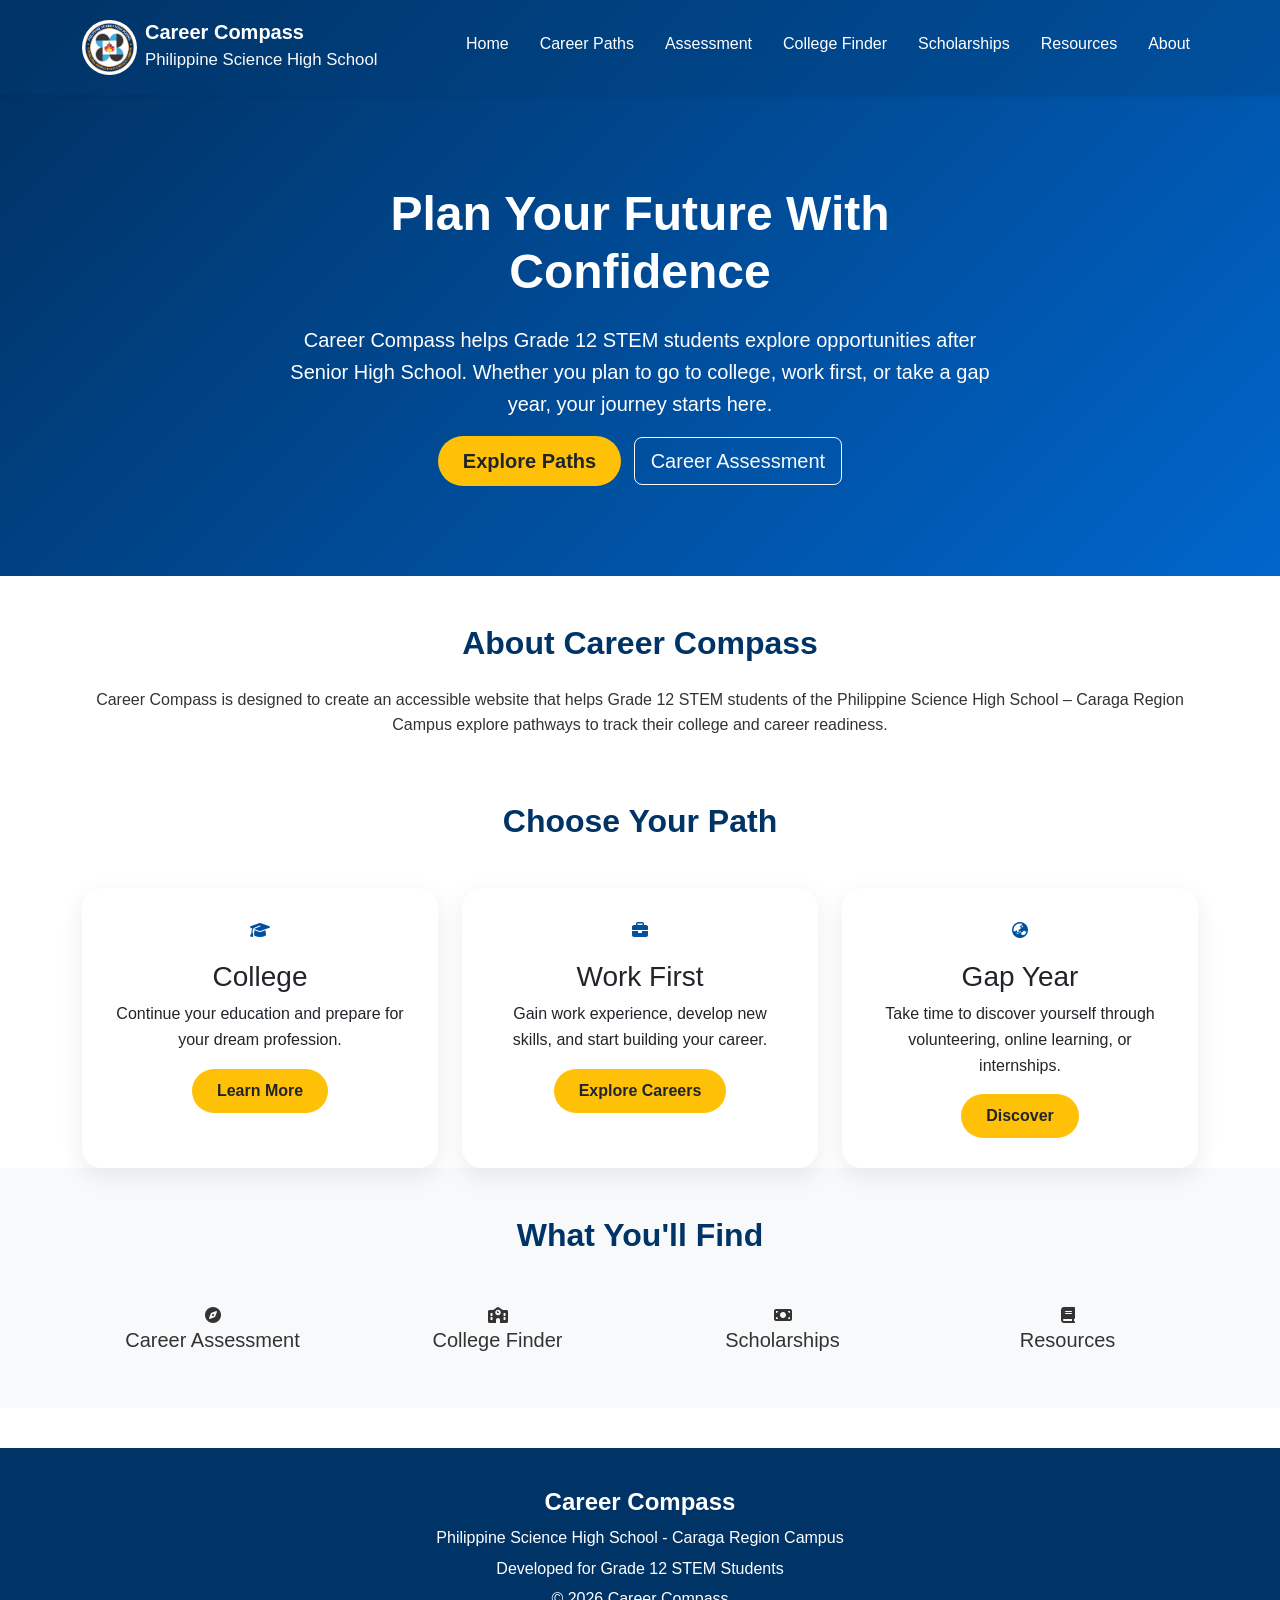
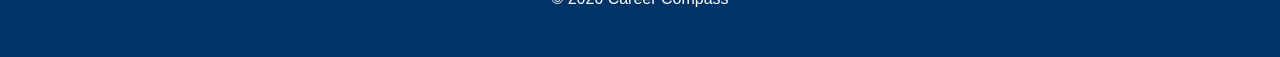
<file: index.html>
<!DOCTYPE html>
<html lang="en">

<head>

<meta charset="UTF-8">
<meta name="viewport" content="width=device-width, initial-scale=1.0">

<title>Career Compass | Philippines Science High School - Caraga Region Campus</title>

<link href="https://cdn.jsdelivr.net/npm/bootstrap@5.3.3/dist/css/bootstrap.min.css" rel="stylesheet">

<link rel="stylesheet"
href="https://cdnjs.cloudflare.com/ajax/libs/font-awesome/6.5.2/css/all.min.css">

<link rel="stylesheet"
href="style.css">

</head>


<body>


<nav class="navbar navbar-expand-lg navbar-dark shadow-sm">

<div class="container">


<a class="navbar-brand d-flex align-items-center"
href="index.html">

<img src="images/pisaylogo.jpg"
class="logo"
alt="Pisay Logo">


<div class="ms-2">

<h5 class="mb-0 text-white fw-bold">
Career Compass
</h5>

<small class="text-light">
Philippine Science High School
</small>

</div>

</a>



<button class="navbar-toggler"
data-bs-toggle="collapse"
data-bs-target="#menu">

<span class="navbar-toggler-icon"></span>

</button>



<div class="collapse navbar-collapse"
id="menu">


<ul class="navbar-nav ms-auto">


<li class="nav-item">

<a class="nav-link active"
href="index.html">

Home

</a>

</li>


<li class="nav-item">

<a class="nav-link"
href="career-paths.html">

Career Paths

</a>

</li>


<li class="nav-item">

<a class="nav-link"
href="assessment.html">

Assessment

</a>

</li>


<li class="nav-item">

<a class="nav-link"
href="college.html">

College Finder

</a>

</li>


<li class="nav-item">

<a class="nav-link"
href="scholarships.html">

Scholarships

</a>

</li>


<li class="nav-item">

<a class="nav-link"
href="resources.html">

Resources

</a>

</li>


<li class="nav-item">

<a class="nav-link"
href="about.html">

About

</a>

</li>


</ul>


</div>

</div>

</nav>



<section class="hero">


<div class="container">


<div class="row align-items-center">


<div class="col-lg-8 mx-auto text-center">


<h1>

Plan Your Future With Confidence

</h1>


<p class="lead mt-4">

Career Compass helps Grade 12 STEM students explore opportunities after Senior High School.

Whether you plan to go to college, work first, or take a gap year, your journey starts here.

</p>



<a href="career-paths.html"
class="btn btn-warning btn-lg mt-3">

Explore Paths

</a>



<a href="assessment.html"
class="btn btn-outline-light btn-lg mt-3 ms-2">

Career Assessment

</a>


</div>


</div>


</div>


</section>



<section class="py-5">


<div class="container text-center">


<h2 class="section-title">

About Career Compass

</h2>


<p class="mt-4">

Career Compass is designed to create an accessible website that helps Grade 12 STEM students of the Philippine Science High School – Caraga Region Campus explore pathways to track their college and career readiness.

</p>


</div>


</section>



<section class="career-section">


<div class="container">


<h2 class="text-center mb-5 section-title">

Choose Your Path

</h2>



<div class="row g-4">



<div class="col-lg-4">


<div class="card career-card h-100">


<div class="card-body text-center">


<i class="fa-solid fa-graduation-cap icon"></i>


<h3 class="mt-3">

College

</h3>


<p>

Continue your education and prepare for your dream profession.

</p>


<a href="college.html"
class="btn btn-warning">

Learn More

</a>


</div>


</div>


</div>



<div class="col-lg-4">


<div class="card career-card h-100">


<div class="card-body text-center">


<i class="fa-solid fa-briefcase icon"></i>


<h3 class="mt-3">

Work First

</h3>


<p>

Gain work experience, develop new skills, and start building your career.

</p>


<a href="career-paths.html"
class="btn btn-warning">

Explore Careers

</a>


</div>


</div>


</div>



<div class="col-lg-4">


<div class="card career-card h-100">


<div class="card-body text-center">


<i class="fa-solid fa-earth-asia icon"></i>


<h3 class="mt-3">

Gap Year

</h3>


<p>

Take time to discover yourself through volunteering, online learning, or internships.

</p>


<a href="career-paths.html"
class="btn btn-warning">

Discover

</a>


</div>


</div>


</div>



</div>


</div>


</section>



<section class="py-5 bg-light">


<div class="container">


<h2 class="text-center section-title mb-5">

What You'll Find

</h2>



<div class="row text-center">



<div class="col-md-3">


<i class="fa-solid fa-compass feature-icon"></i>


<h5>

Career Assessment

</h5>


</div>



<div class="col-md-3">


<i class="fa-solid fa-school feature-icon"></i>


<h5>

College Finder

</h5>


</div>



<div class="col-md-3">


<i class="fa-solid fa-money-bill feature-icon"></i>


<h5>

Scholarships

</h5>


</div>



<div class="col-md-3">


<i class="fa-solid fa-book feature-icon"></i>


<h5>

Resources

</h5>


</div>



</div>


</div>


</section>



<footer>


<div class="container text-center">


<h4>

Career Compass

</h4>


<p>

Philippine Science High School - Caraga Region Campus

</p>


<p>

Developed for Grade 12 STEM Students

</p>


<p>

© 2026 Career Compass

</p>


</div>


</footer>



<script src="https://cdn.jsdelivr.net/npm/bootstrap@5.3.3/dist/js/bootstrap.bundle.min.js"></script>

<script src="script.js"></script>


</body>

</html>
</file>
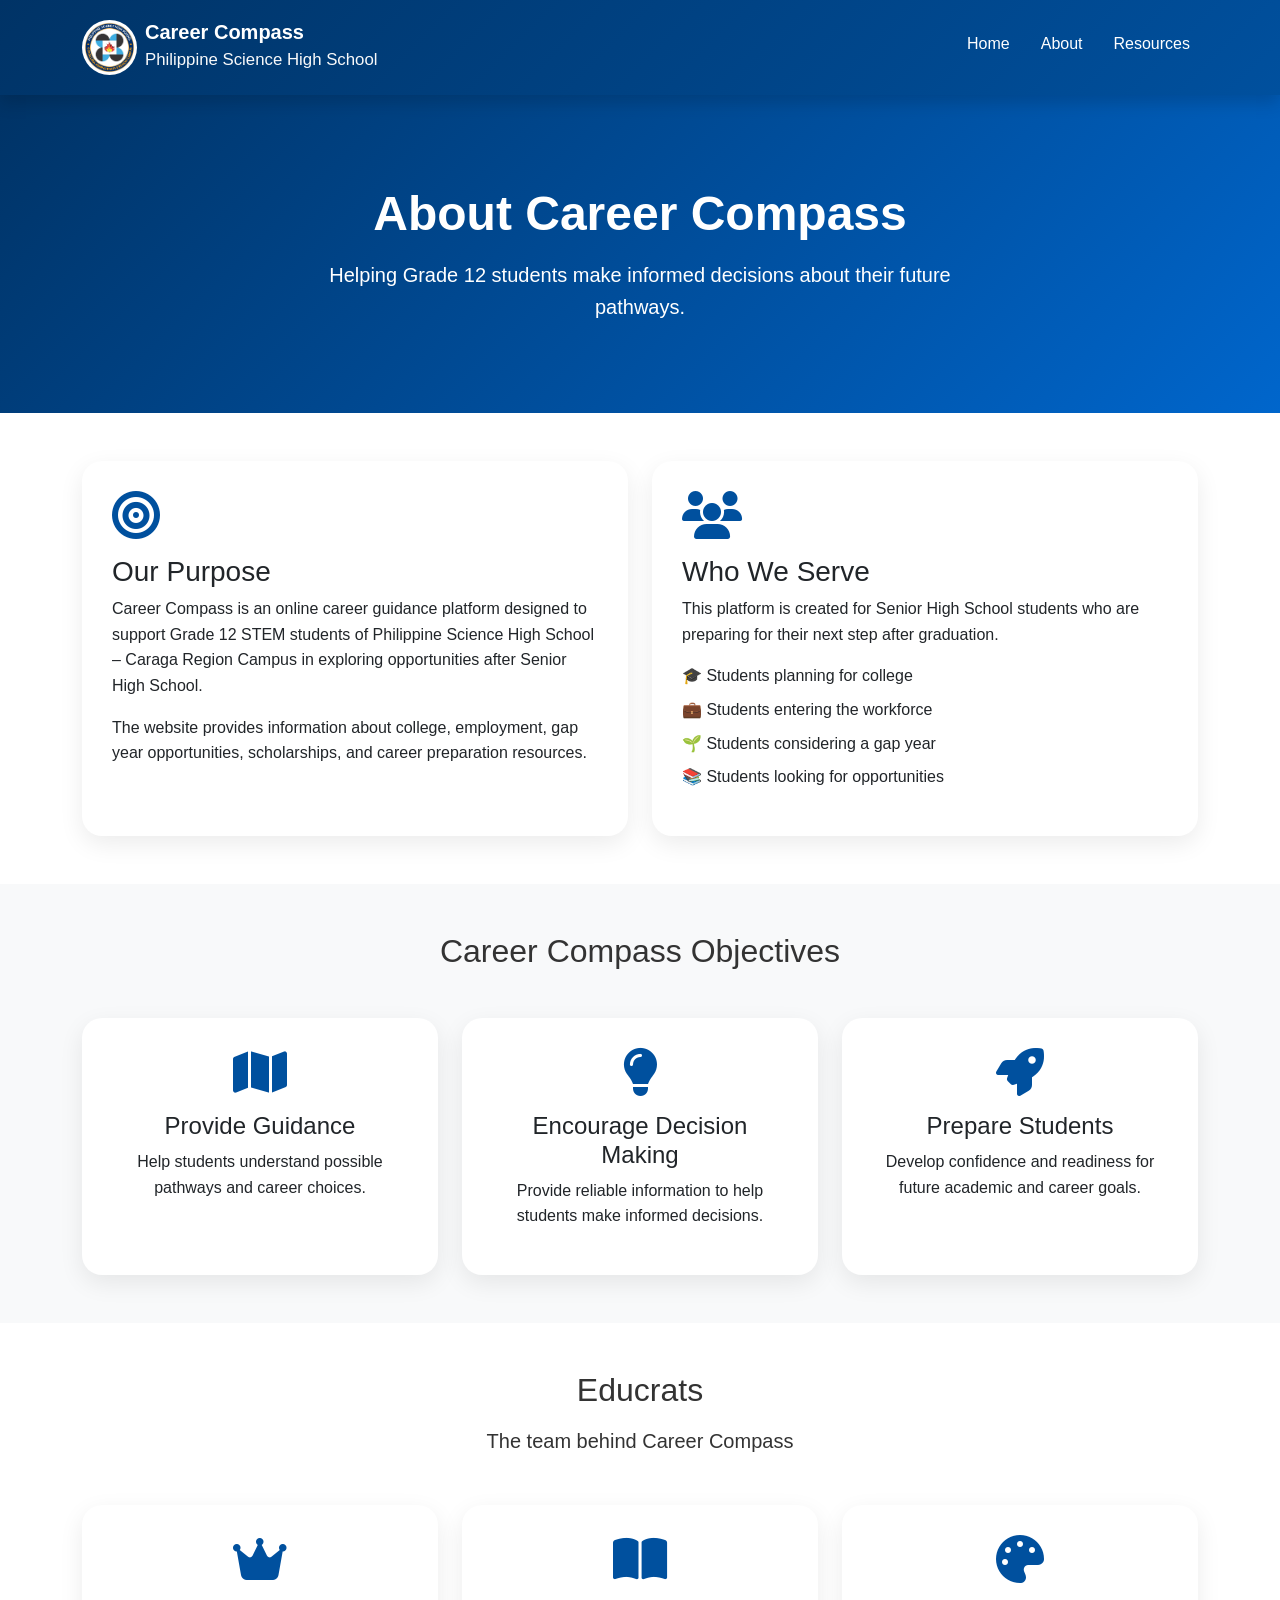
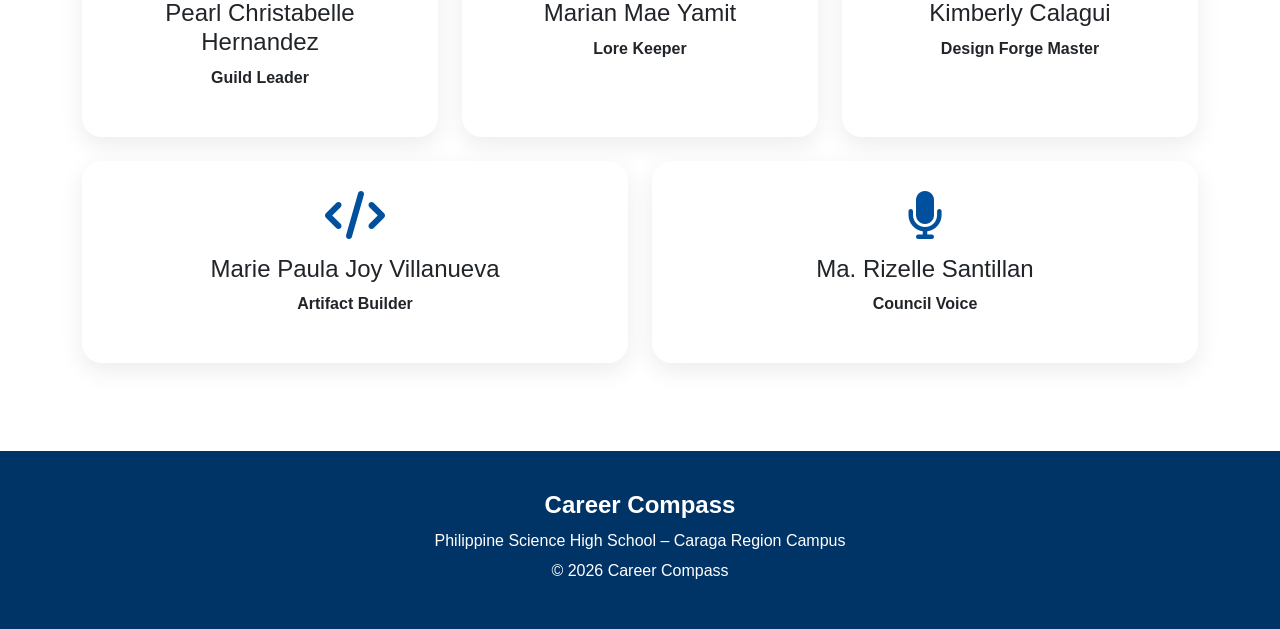
<file: about.html>
<!DOCTYPE html>
<html lang="en">

<head>

<meta charset="UTF-8">
<meta name="viewport" content="width=device-width, initial-scale=1.0">

<title>About | Career Compass</title>

<link href="https://cdn.jsdelivr.net/npm/bootstrap@5.3.3/dist/css/bootstrap.min.css" rel="stylesheet">

<link rel="stylesheet"
href="https://cdnjs.cloudflare.com/ajax/libs/font-awesome/6.5.2/css/all.min.css">

<link rel="stylesheet" href="style.css">

<style>

.members-card {
    opacity: 1 !important;
    transform: none !important;
}

</style>

</head>

<body>

<nav class="navbar navbar-expand-lg navbar-dark shadow">

<div class="container">

<a class="navbar-brand d-flex align-items-center" href="index.html">

<img src="images/pisaylogo.jpg"
class="logo"
alt="Pisay Logo">

<div class="ms-2">

<h5 class="mb-0 text-white fw-bold">
Career Compass
</h5>

<small class="text-light">
Philippine Science High School
</small>

</div>

</a>

<button class="navbar-toggler"
data-bs-toggle="collapse"
data-bs-target="#menu">

<span class="navbar-toggler-icon"></span>

</button>

<div class="collapse navbar-collapse" id="menu">

<ul class="navbar-nav ms-auto">

<li class="nav-item">

<a class="nav-link" href="index.html">
Home
</a>

</li>

<li class="nav-item">

<a class="nav-link active" href="about.html">
About
</a>

</li>

<li class="nav-item">

<a class="nav-link" href="resources.html">
Resources
</a>

</li>

</ul>

</div>

</div>

</nav>

<section class="hero">

<div class="container text-center">

<h1>
About Career Compass
</h1>

<p class="lead mt-3">

Helping Grade 12 students make informed decisions about their future pathways.

</p>

</div>

</section>

<section class="py-5">

<div class="container">

<div class="row g-4">

<div class="col-md-6">

<div class="card career-card h-100">

<div class="card-body">

<i class="fa-solid fa-bullseye fa-3x icon mb-3"></i>

<h3>
Our Purpose
</h3>

<p>

Career Compass is an online career guidance platform designed to support Grade 12 STEM students of Philippine Science High School – Caraga Region Campus in exploring opportunities after Senior High School.

</p>

<p>

The website provides information about college, employment, gap year opportunities, scholarships, and career preparation resources.

</p>

</div>

</div>

</div>

<div class="col-md-6">

<div class="card career-card h-100">

<div class="card-body">

<i class="fa-solid fa-users fa-3x icon mb-3"></i>

<h3>
Who We Serve
</h3>

<p>

This platform is created for Senior High School students who are preparing for their next step after graduation.

</p>

<ul class="list-unstyled">

<li>
🎓 Students planning for college
</li>

<li>
💼 Students entering the workforce
</li>

<li>
🌱 Students considering a gap year
</li>

<li>
📚 Students looking for opportunities
</li>

</ul>

</div>

</div>

</div>

</div>

</div>

</section>

<section class="py-5 bg-light">

<div class="container text-center">

<h2>
Career Compass Objectives
</h2>

<div class="row g-4 mt-4">

<div class="col-md-4">

<div class="card career-card h-100">

<div class="card-body">

<i class="fa-solid fa-map fa-3x icon mb-3"></i>

<h4>
Provide Guidance
</h4>

<p>

Help students understand possible pathways and career choices.

</p>

</div>

</div>

</div>

<div class="col-md-4">

<div class="card career-card h-100">

<div class="card-body">

<i class="fa-solid fa-lightbulb fa-3x icon mb-3"></i>

<h4>
Encourage Decision Making
</h4>

<p>

Provide reliable information to help students make informed decisions.

</p>

</div>

</div>

</div>

<div class="col-md-4">

<div class="card career-card h-100">

<div class="card-body">

<i class="fa-solid fa-rocket fa-3x icon mb-3"></i>

<h4>
Prepare Students
</h4>

<p>

Develop confidence and readiness for future academic and career goals.

</p>

</div>

</div>

</div>

</div>

</div>

</section>

<section class="py-5">

<div class="container text-center">

<h2>
Educrats
</h2>

<p class="lead mt-3">
The team behind Career Compass
</p>

<div class="row g-4 mt-4">

<div class="col-md-6 col-lg-4">

<div class="card career-card members-card h-100">

<div class="card-body">

<i class="fa-solid fa-crown fa-3x icon mb-3"></i>

<h4>
Pearl Christabelle Hernandez
</h4>

<p class="fw-bold">
Guild Leader
</p>

</div>

</div>

</div>

<div class="col-md-6 col-lg-4">

<div class="card career-card members-card h-100">

<div class="card-body">

<i class="fa-solid fa-book-open fa-3x icon mb-3"></i>

<h4>
Marian Mae Yamit
</h4>

<p class="fw-bold">
Lore Keeper
</p>

</div>

</div>

</div>

<div class="col-md-6 col-lg-4">

<div class="card career-card members-card h-100">

<div class="card-body">

<i class="fa-solid fa-palette fa-3x icon mb-3"></i>

<h4>
Kimberly Calagui
</h4>

<p class="fw-bold">
Design Forge Master
</p>

</div>

</div>

</div>

<div class="col-md-6 col-lg-6">

<div class="card career-card members-card h-100">

<div class="card-body">

<i class="fa-solid fa-code fa-3x icon mb-3"></i>

<h4>
Marie Paula Joy Villanueva
</h4>

<p class="fw-bold">
Artifact Builder
</p>

</div>

</div>

</div>

<div class="col-md-6 col-lg-6">

<div class="card career-card members-card h-100">

<div class="card-body">

<i class="fa-solid fa-microphone fa-3x icon mb-3"></i>

<h4>
Ma. Rizelle Santillan
</h4>

<p class="fw-bold">
Council Voice
</p>

</div>

</div>

</div>

</div>

</div>

</section>

<footer>

<div class="container text-center">

<h4>
Career Compass
</h4>

<p>
Philippine Science High School – Caraga Region Campus
</p>

<p>
© 2026 Career Compass
</p>

</div>

</footer>

<script src="https://cdn.jsdelivr.net/npm/bootstrap@5.3.3/dist/js/bootstrap.bundle.min.js"></script>

<script src="script.js"></script>

</body>

</html>
</file>
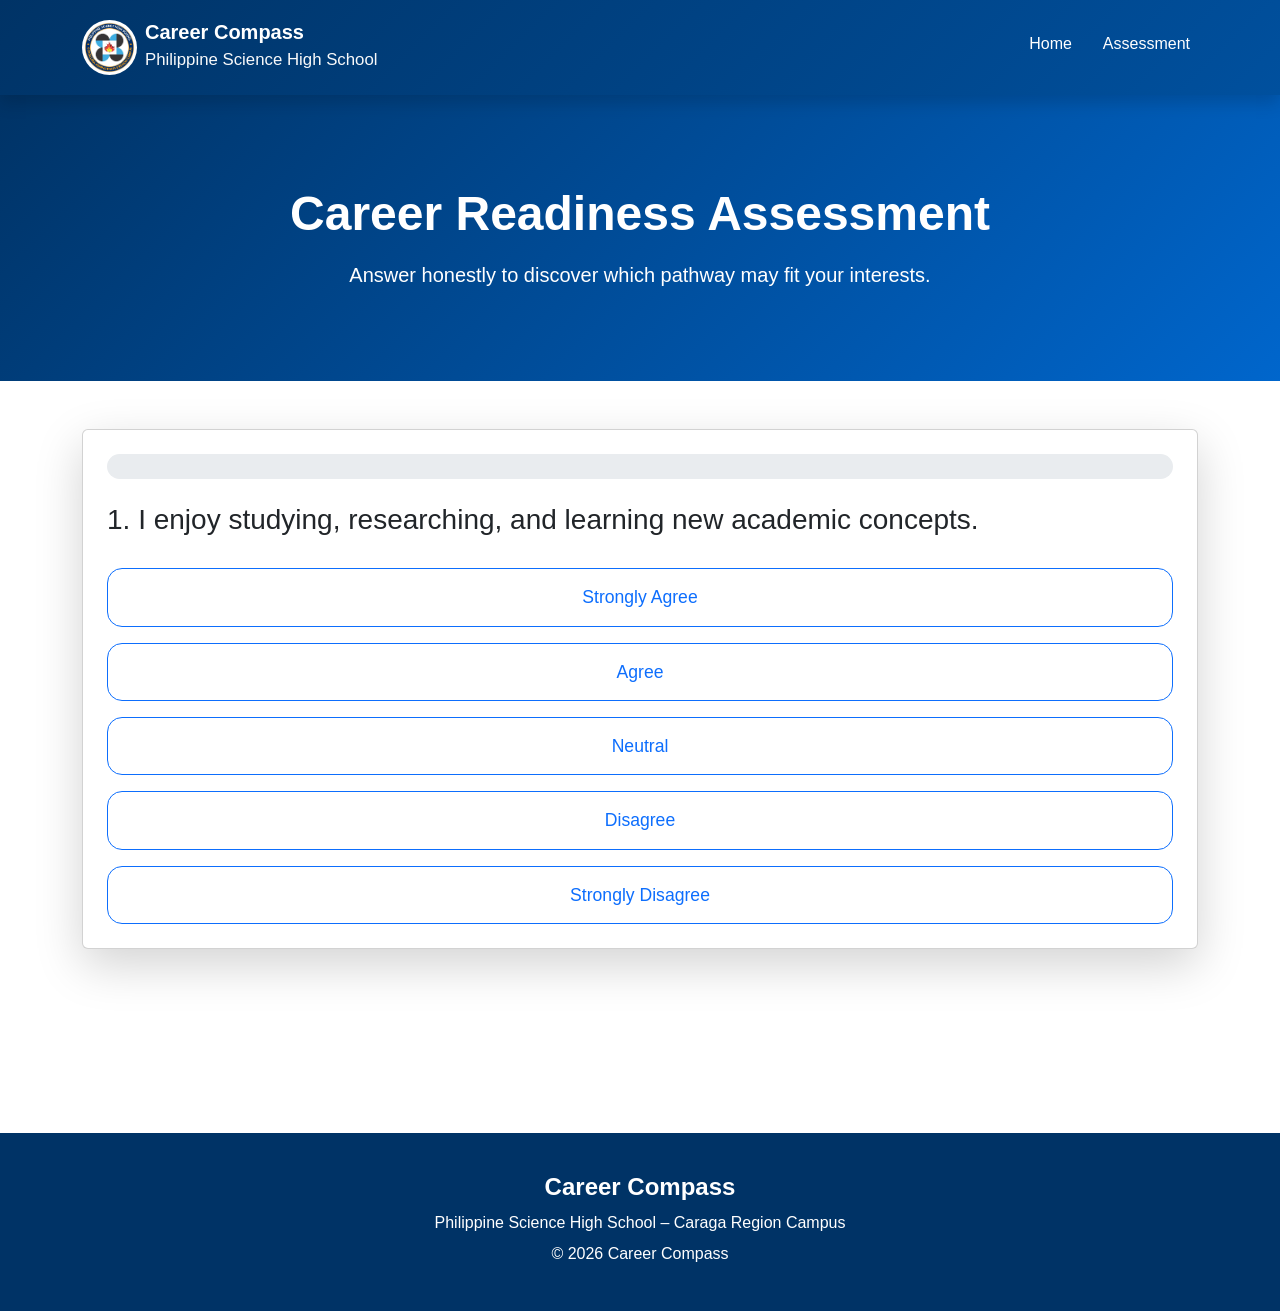
<file: assessment.html>
<!DOCTYPE html>
<html lang="en">

<head>

<meta charset="UTF-8">
<meta name="viewport" content="width=device-width, initial-scale=1.0">

<title>Career Assessment | Career Compass</title>

<link href="https://cdn.jsdelivr.net/npm/bootstrap@5.3.3/dist/css/bootstrap.min.css" rel="stylesheet">

<link rel="stylesheet"
href="https://cdnjs.cloudflare.com/ajax/libs/font-awesome/6.5.2/css/all.min.css">

<link rel="stylesheet" href="style.css">

</head>


<body>


<!-- NAVBAR -->

<nav class="navbar navbar-expand-lg navbar-dark shadow">

<div class="container">


<a class="navbar-brand d-flex align-items-center" href="index.html">

<img src="images/pisaylogo.jpg"
class="logo"
alt="Pisay Logo">


<div class="ms-2">

<h5 class="mb-0 text-white fw-bold">
Career Compass
</h5>


<small class="text-light">
Philippine Science High School
</small>

</div>

</a>


<button class="navbar-toggler"
data-bs-toggle="collapse"
data-bs-target="#menu">

<span class="navbar-toggler-icon"></span>

</button>



<div class="collapse navbar-collapse" id="menu">

<ul class="navbar-nav ms-auto">


<li class="nav-item">

<a class="nav-link" href="index.html">
Home
</a>

</li>


<li class="nav-item">

<a class="nav-link active" href="assessment.html">
Assessment
</a>

</li>


</ul>

</div>


</div>

</nav>







<!-- HERO -->


<section class="hero">

<div class="container text-center">


<h1>
Career Readiness Assessment
</h1>


<p class="lead mt-3">

Answer honestly to discover which pathway may fit your interests.

</p>


</div>

</section>








<!-- QUESTIONS -->


<section class="py-5">


<div class="container">


<div class="card shadow-lg p-4">


<div class="progress mb-4">


<div id="progressBar"
class="progress-bar bg-warning"
style="width:20%">

20%

</div>


</div>



<h3 id="question">

Loading question...

</h3>



<div class="mt-4 d-grid gap-3">


<button class="btn btn-outline-primary answer"
data-score="5">

Strongly Agree

</button>


<button class="btn btn-outline-primary answer"
data-score="4">

Agree

</button>


<button class="btn btn-outline-primary answer"
data-score="3">

Neutral

</button>


<button class="btn btn-outline-primary answer"
data-score="2">

Disagree

</button>


<button class="btn btn-outline-primary answer"
data-score="1">

Strongly Disagree

</button>


</div>


</div>


</div>


</section>









<!-- RESULT -->


<section class="py-5">


<div class="container">


<div id="resultCard"
class="card shadow-lg p-5 text-center"
style="display:none;">


<h2>

Your Recommended Path

</h2>


<h1 id="resultTitle"
class="mt-4">

</h1>


<p id="resultDescription"
class="mt-3">

</p>



<a id="resultButton"
class="btn btn-warning mt-3">

Explore Path

</a>



</div>


</div>


</section>








<footer>


<div class="container text-center">


<h4>
Career Compass
</h4>


<p>
Philippine Science High School – Caraga Region Campus
</p>


<p>
© 2026 Career Compass
</p>


</div>


</footer>






<script src="https://cdn.jsdelivr.net/npm/bootstrap@5.3.3/dist/js/bootstrap.bundle.min.js"></script>

<script src="assessment.js"></script>


</body>

</html>
</file>
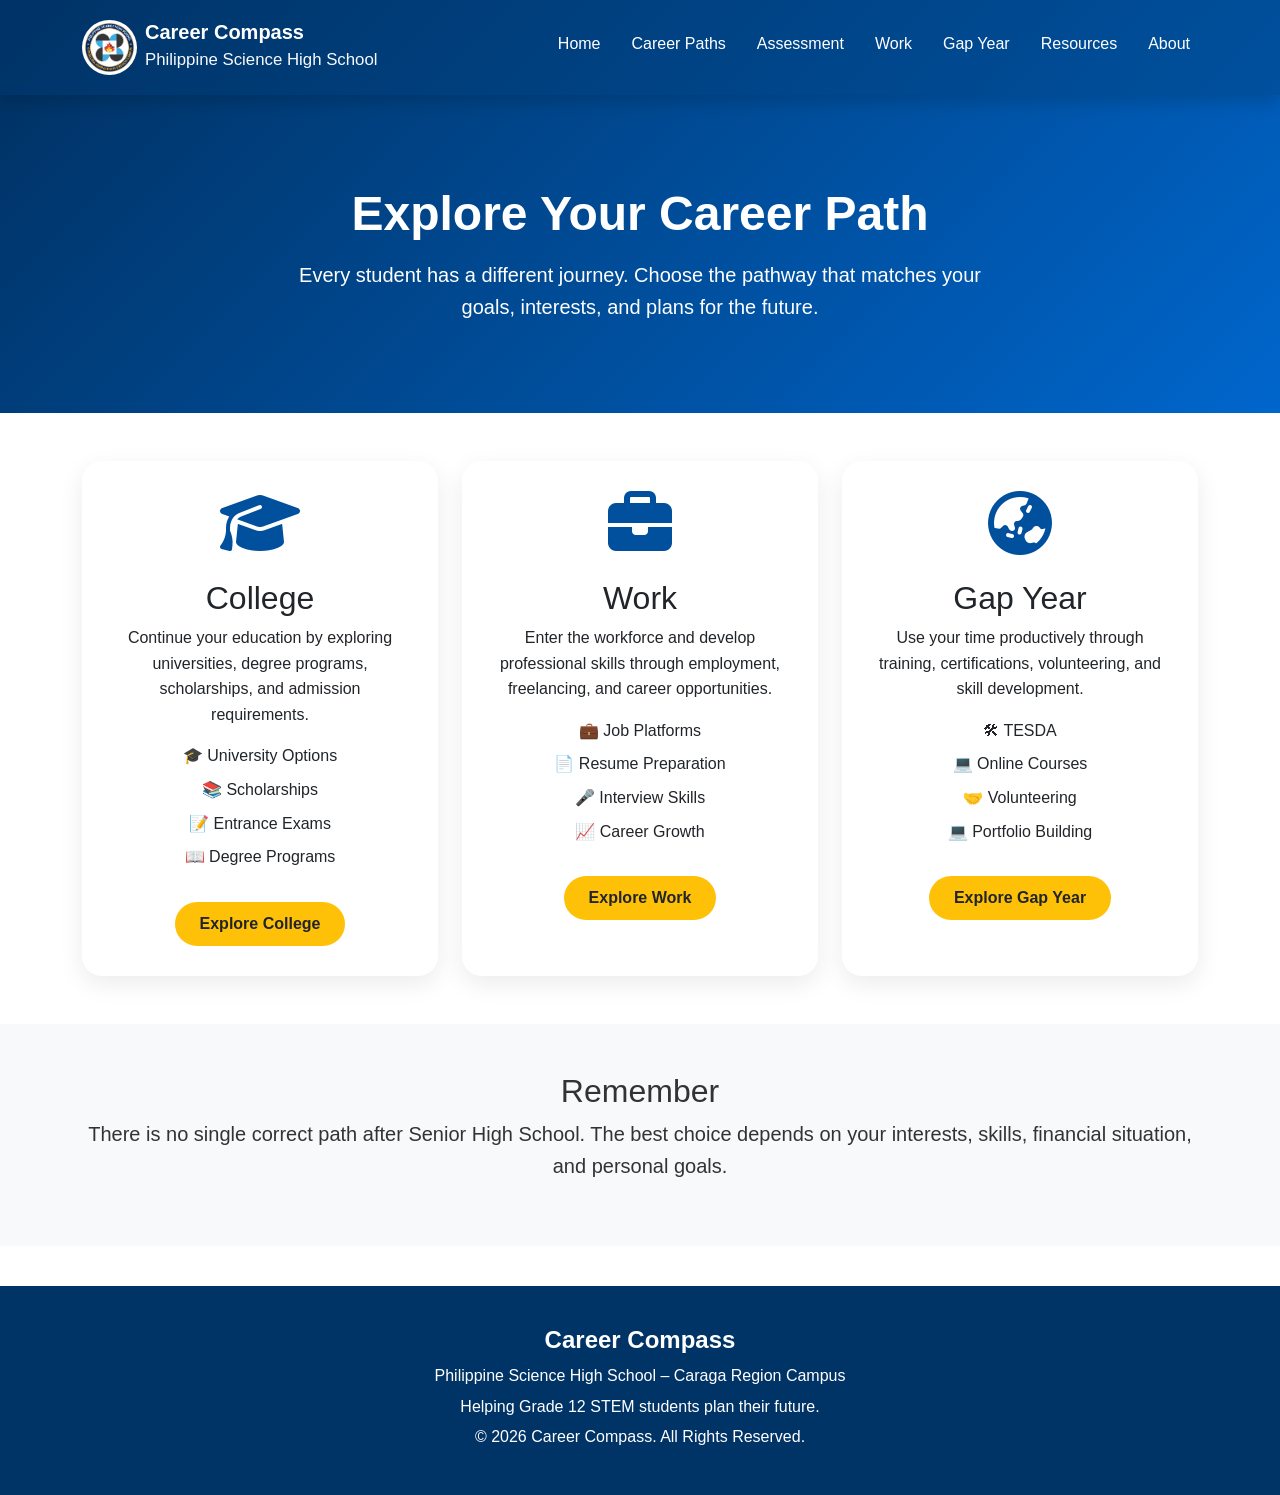
<file: career-paths.html>
<!DOCTYPE html>
<html lang="en">

<head>

<meta charset="UTF-8">
<meta name="viewport" content="width=device-width, initial-scale=1.0">

<title>Career Paths | Career Compass</title>

<link href="https://cdn.jsdelivr.net/npm/bootstrap@5.3.3/dist/css/bootstrap.min.css" rel="stylesheet">

<link rel="stylesheet"
href="https://cdnjs.cloudflare.com/ajax/libs/font-awesome/6.5.2/css/all.min.css">

<link rel="stylesheet" href="style.css">

</head>


<body>



<!-- ================= NAVBAR ================= -->

<nav class="navbar navbar-expand-lg navbar-dark shadow">


<div class="container">


<a class="navbar-brand d-flex align-items-center" href="index.html">


<img src="images/pisaylogo.jpg"
alt="Pisay Logo"
class="logo">


<div class="ms-2">

<h5 class="mb-0 text-white fw-bold">

Career Compass

</h5>


<small class="text-light">

Philippine Science High School

</small>


</div>


</a>





<button class="navbar-toggler"
type="button"
data-bs-toggle="collapse"
data-bs-target="#menu">


<span class="navbar-toggler-icon"></span>


</button>





<div class="collapse navbar-collapse" id="menu">


<ul class="navbar-nav ms-auto">


<li class="nav-item">

<a class="nav-link" href="index.html">

Home

</a>

</li>



<li class="nav-item">

<a class="nav-link active" href="career-path.html">

Career Paths

</a>

</li>



<li class="nav-item">

<a class="nav-link" href="assessment.html">

Assessment

</a>

</li>



<li class="nav-item">

<a class="nav-link" href="work.html">

Work

</a>

</li>



<li class="nav-item">

<a class="nav-link" href="gap-year.html">

Gap Year

</a>

</li>



<li class="nav-item">

<a class="nav-link" href="resources.html">

Resources

</a>

</li>



<li class="nav-item">

<a class="nav-link" href="about.html">

About

</a>

</li>


</ul>


</div>


</div>


</nav>







<!-- ================= HERO ================= -->


<section class="hero">


<div class="container text-center">


<h1>

Explore Your Career Path

</h1>


<p class="lead mt-3">

Every student has a different journey. Choose the pathway that matches your goals, interests, and plans for the future.

</p>


</div>


</section>








<!-- ================= PATH OPTIONS ================= -->


<section class="py-5">


<div class="container">


<div class="row g-4">





<!-- COLLEGE -->


<div class="col-lg-4">


<div class="card career-card h-100 text-center">


<div class="card-body">


<i class="fa-solid fa-graduation-cap fa-4x icon mb-4"></i>


<h2>

College

</h2>


<p>

Continue your education by exploring universities, degree programs, scholarships, and admission requirements.

</p>



<ul class="list-unstyled">


<li>🎓 University Options</li>

<li>📚 Scholarships</li>

<li>📝 Entrance Exams</li>

<li>📖 Degree Programs</li>


</ul>



<a href="college.html"
class="btn btn-warning mt-3">

Explore College

</a>


</div>


</div>


</div>







<!-- WORK -->


<div class="col-lg-4">


<div class="card career-card h-100 text-center">


<div class="card-body">


<i class="fa-solid fa-briefcase fa-4x icon mb-4"></i>


<h2>

Work

</h2>


<p>

Enter the workforce and develop professional skills through employment, freelancing, and career opportunities.

</p>



<ul class="list-unstyled">


<li>💼 Job Platforms</li>

<li>📄 Resume Preparation</li>

<li>🎤 Interview Skills</li>

<li>📈 Career Growth</li>


</ul>



<a href="work.html"
class="btn btn-warning mt-3">

Explore Work

</a>


</div>


</div>


</div>







<!-- GAP YEAR -->


<div class="col-lg-4">


<div class="card career-card h-100 text-center">


<div class="card-body">


<i class="fa-solid fa-earth-asia fa-4x icon mb-4"></i>


<h2>

Gap Year

</h2>


<p>

Use your time productively through training, certifications, volunteering, and skill development.

</p>



<ul class="list-unstyled">


<li>🛠 TESDA</li>

<li>💻 Online Courses</li>

<li>🤝 Volunteering</li>

<li>💻 Portfolio Building</li>


</ul>



<a href="gap-year.html"
class="btn btn-warning mt-3">

Explore Gap Year

</a>


</div>


</div>


</div>





</div>


</div>


</section>







<!-- ================= GUIDANCE ================= -->


<section class="py-5 bg-light">


<div class="container text-center">


<h2>

Remember

</h2>


<p class="lead">

There is no single correct path after Senior High School. The best choice depends on your interests, skills, financial situation, and personal goals.

</p>


</div>


</section>








<!-- ================= FOOTER ================= -->


<footer>


<div class="container text-center">


<h4>

Career Compass

</h4>


<p>

Philippine Science High School – Caraga Region Campus

</p>


<p>

Helping Grade 12 STEM students plan their future.

</p>


<p>

© 2026 Career Compass. All Rights Reserved.

</p>


</div>


</footer>







<script src="https://cdn.jsdelivr.net/npm/bootstrap@5.3.3/dist/js/bootstrap.bundle.min.js"></script>


<script src="script.js"></script>


</body>

</html>
</file>
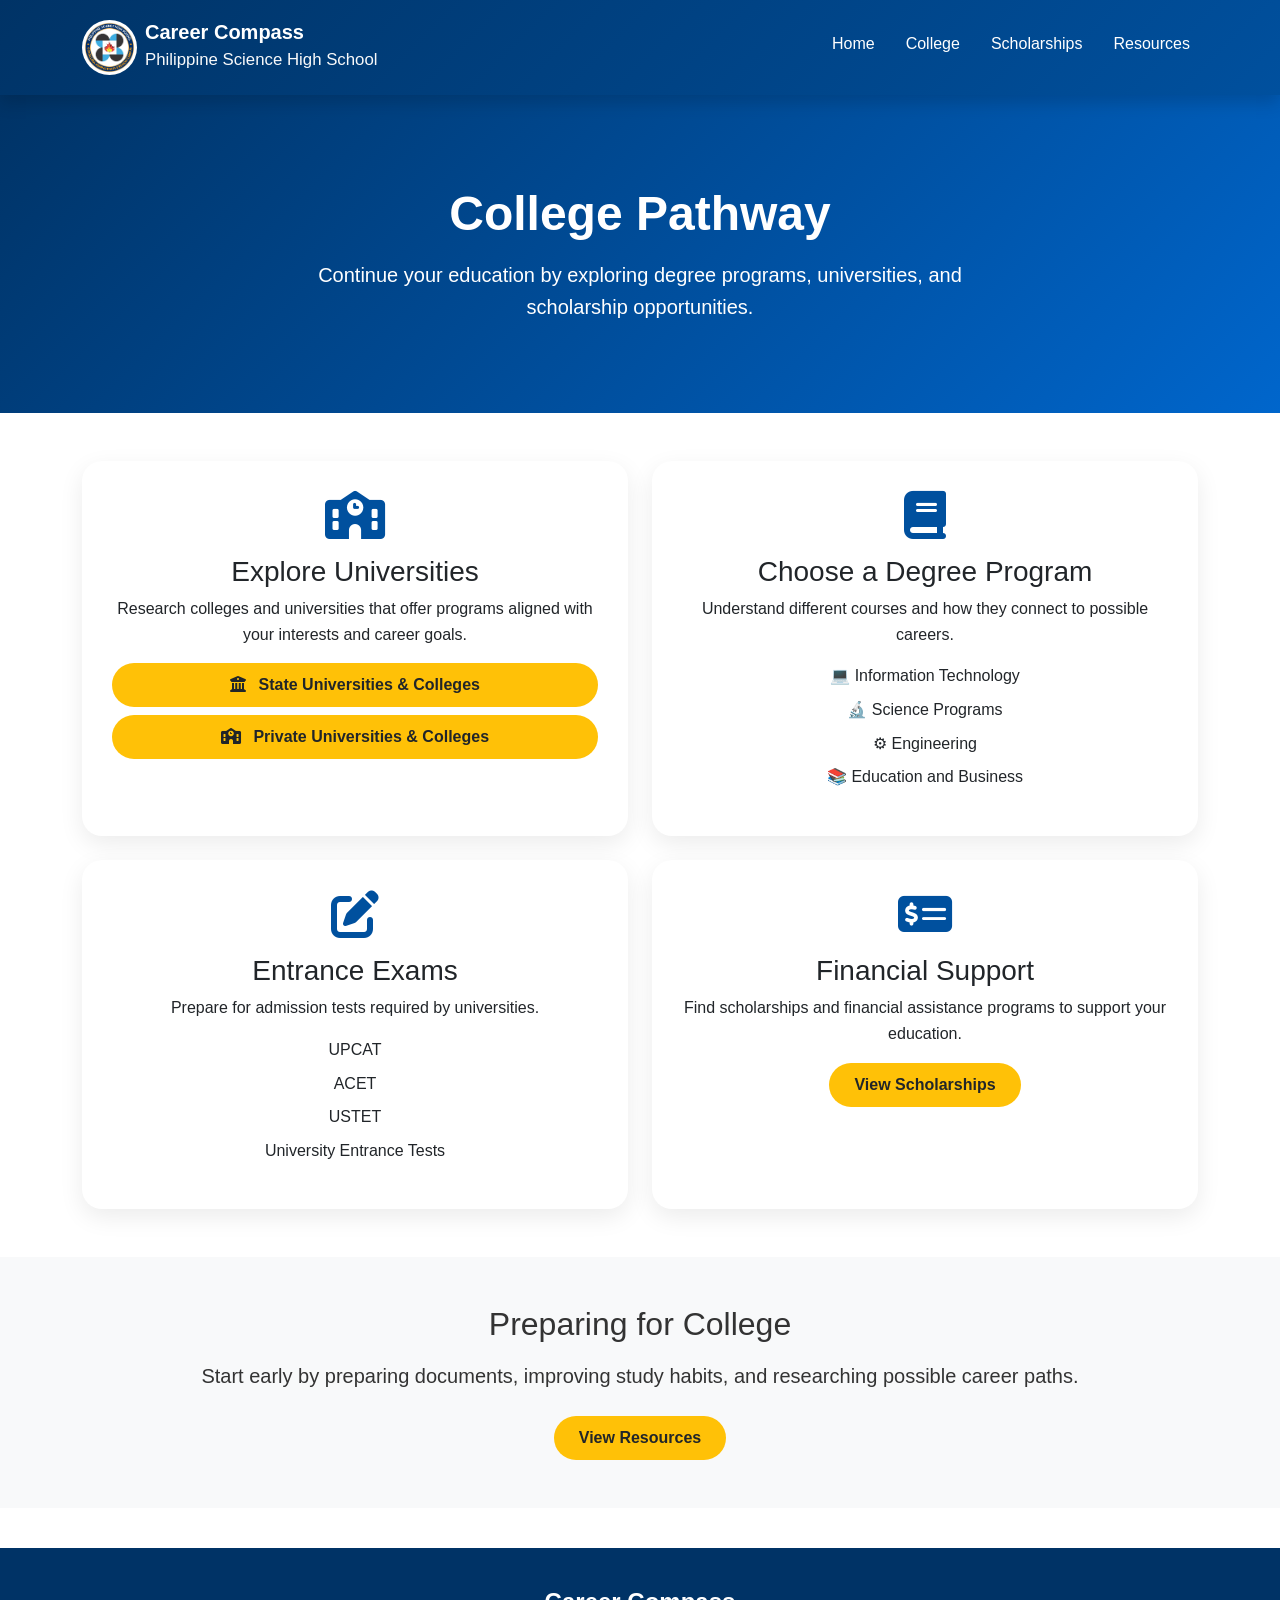
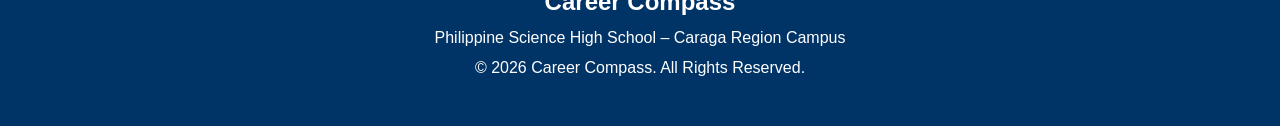
<file: college.html>
<!DOCTYPE html>
<html lang="en">

<head>

<meta charset="UTF-8">
<meta name="viewport" content="width=device-width, initial-scale=1.0">

<title>College Path | Career Compass</title>

<link href="https://cdn.jsdelivr.net/npm/bootstrap@5.3.3/dist/css/bootstrap.min.css" rel="stylesheet">

<link rel="stylesheet"
href="https://cdnjs.cloudflare.com/ajax/libs/font-awesome/6.5.2/css/all.min.css">

<link rel="stylesheet" href="style.css">

</head>

<body>

<nav class="navbar navbar-expand-lg navbar-dark shadow">

<div class="container">

<a class="navbar-brand d-flex align-items-center" href="index.html">

<img src="images/pisaylogo.jpg"
class="logo"
alt="Pisay Logo">

<div class="ms-2">

<h5 class="mb-0 text-white fw-bold">
Career Compass
</h5>

<small class="text-light">
Philippine Science High School
</small>

</div>

</a>

<button class="navbar-toggler"
data-bs-toggle="collapse"
data-bs-target="#menu">

<span class="navbar-toggler-icon"></span>

</button>

<div class="collapse navbar-collapse" id="menu">

<ul class="navbar-nav ms-auto">

<li class="nav-item">
<a class="nav-link" href="index.html">
Home
</a>
</li>

<li class="nav-item">
<a class="nav-link active" href="college.html">
College
</a>
</li>

<li class="nav-item">
<a class="nav-link" href="scholarships.html">
Scholarships
</a>
</li>

<li class="nav-item">
<a class="nav-link" href="resources.html">
Resources
</a>
</li>

</ul>

</div>

</div>

</nav>

<section class="hero">

<div class="container text-center">

<h1>
College Pathway
</h1>

<p class="lead mt-3">

Continue your education by exploring degree programs, universities, and scholarship opportunities.

</p>

</div>

</section>

<section class="py-5">

<div class="container">

<div class="row g-4">

<div class="col-md-6">

<div class="card career-card h-100">

<div class="card-body text-center">

<i class="fa-solid fa-school fa-3x icon mb-3"></i>

<h3>
Explore Universities
</h3>

<p>

Research colleges and universities that offer programs aligned with your interests and career goals.

</p>

<a href="https://www.dbm.gov.ph/wp-content/uploads/DBM%20Publications/Directory2013/SUCS.pdf"
target="_blank"
rel="noopener noreferrer"
class="btn btn-warning w-100 mb-2">

<i class="fa-solid fa-building-columns me-2"></i>

State Universities & Colleges

</a>

<a href="https://www.scribd.com/doc/47161870/Complete-List-of-CHED-Accredited-Schools-Private-Universities"
target="_blank"
rel="noopener noreferrer"
class="btn btn-warning w-100">

<i class="fa-solid fa-school me-2"></i>

Private Universities & Colleges

</a>

</div>

</div>

</div>

<div class="col-md-6">

<div class="card career-card h-100">

<div class="card-body text-center">

<i class="fa-solid fa-book fa-3x icon mb-3"></i>

<h3>
Choose a Degree Program
</h3>

<p>

Understand different courses and how they connect to possible careers.

</p>

<ul class="list-unstyled">

<li>
💻 Information Technology
</li>

<li>
🔬 Science Programs
</li>

<li>
⚙ Engineering
</li>

<li>
📚 Education and Business
</li>

</ul>

</div>

</div>

</div>

<div class="col-md-6">

<div class="card career-card h-100">

<div class="card-body text-center">

<i class="fa-solid fa-pen-to-square fa-3x icon mb-3"></i>

<h3>
Entrance Exams
</h3>

<p>

Prepare for admission tests required by universities.

</p>

<ul class="list-unstyled">

<li>
UPCAT
</li>

<li>
ACET
</li>

<li>
USTET
</li>

<li>
University Entrance Tests
</li>

</ul>

</div>

</div>

</div>

<div class="col-md-6">

<div class="card career-card h-100">

<div class="card-body text-center">

<i class="fa-solid fa-money-check-dollar fa-3x icon mb-3"></i>

<h3>
Financial Support
</h3>

<p>

Find scholarships and financial assistance programs to support your education.

</p>

<a href="scholarships.html"
class="btn btn-warning">

View Scholarships

</a>

</div>

</div>

</div>

</div>

</div>

</section>

<section class="py-5 bg-light">

<div class="container text-center">

<h2>
Preparing for College
</h2>

<p class="lead mt-3">

Start early by preparing documents, improving study habits, and researching possible career paths.

</p>

<div class="mt-4">

<a href="resources.html"
class="btn btn-warning">

View Resources

</a>

</div>

</div>

</section>

<footer>

<div class="container text-center">

<h4>
Career Compass
</h4>

<p>
Philippine Science High School – Caraga Region Campus
</p>

<p>
© 2026 Career Compass. All Rights Reserved.
</p>

</div>

</footer>

<script src="https://cdn.jsdelivr.net/npm/bootstrap@5.3.3/dist/js/bootstrap.bundle.min.js"></script>

<script src="script.js"></script>

</body>

</html>
</file>
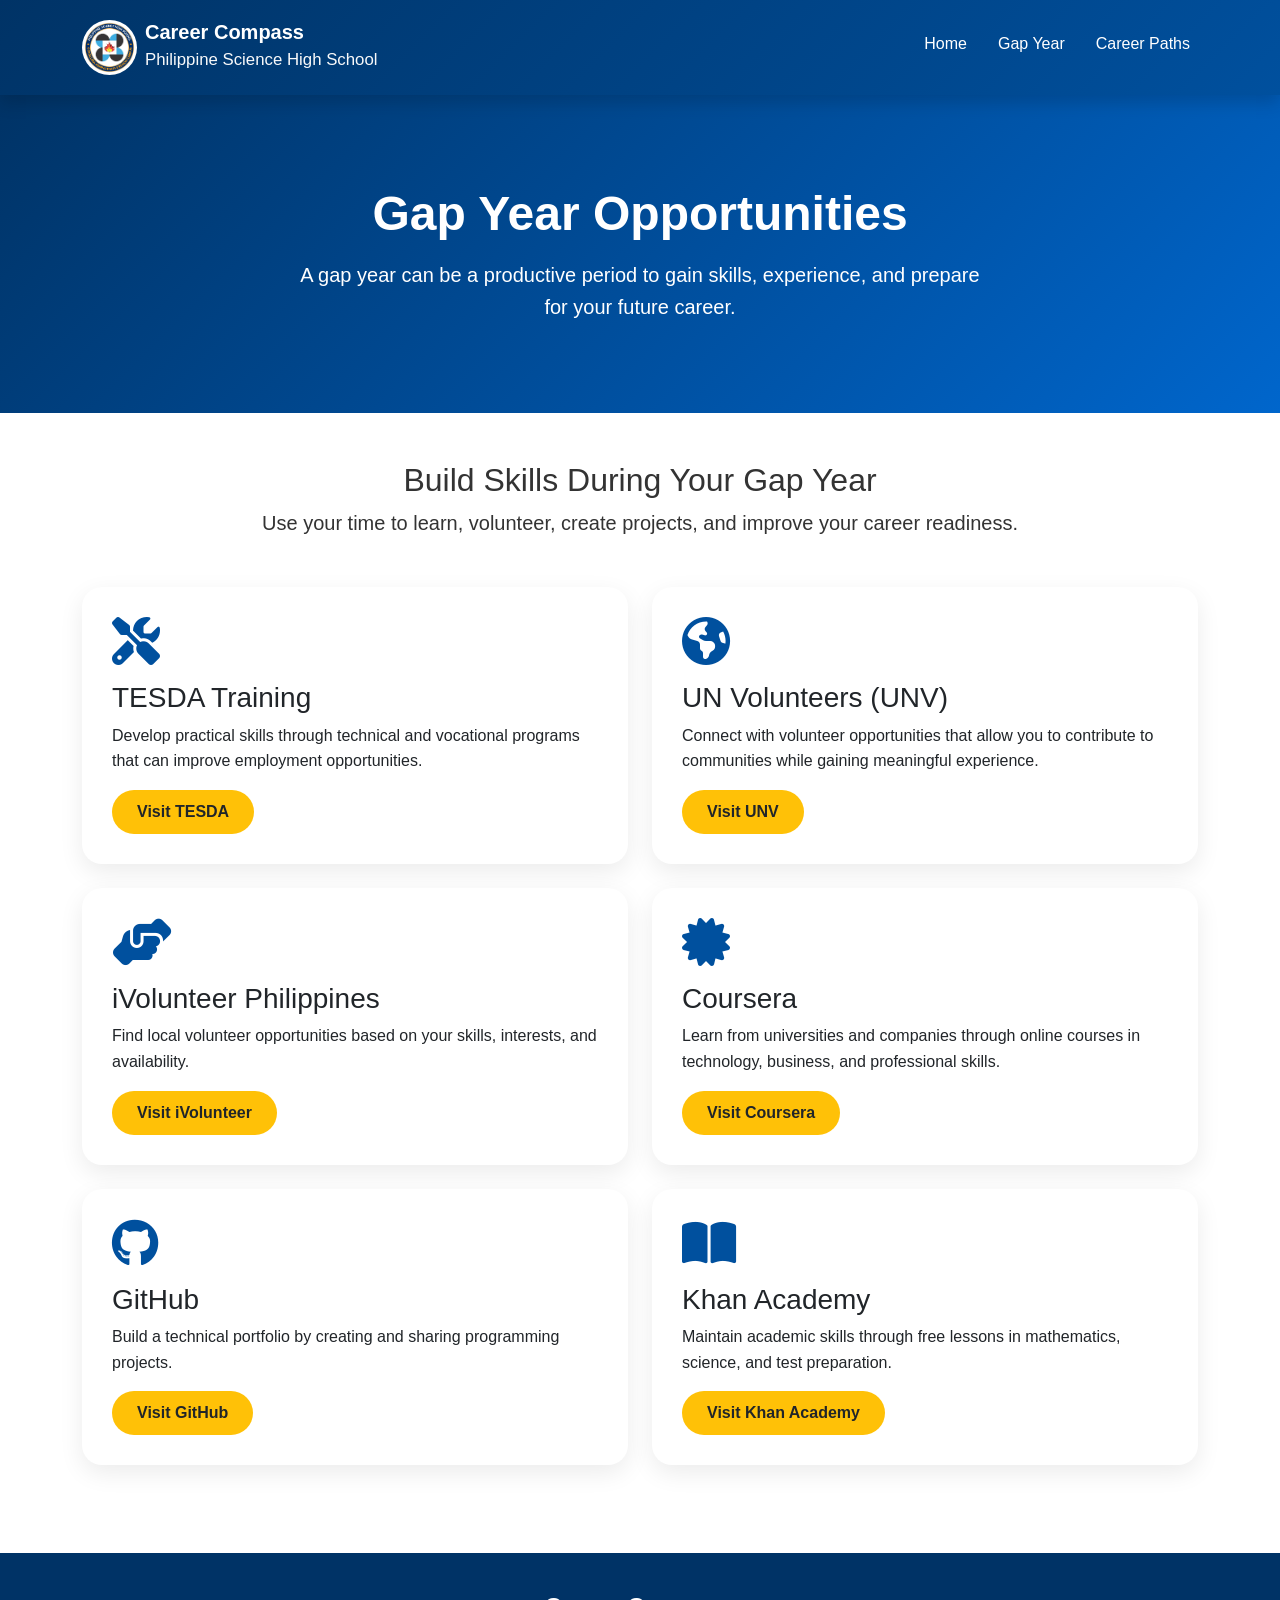
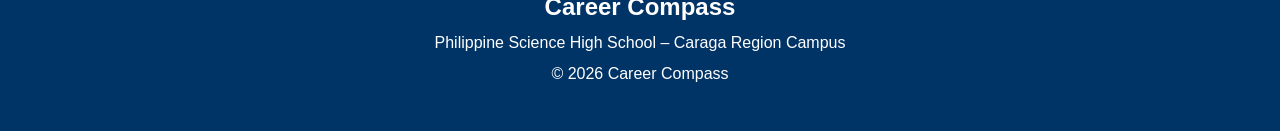
<file: gap-year.html>
<!DOCTYPE html>
<html lang="en">

<head>

<meta charset="UTF-8">
<meta name="viewport" content="width=device-width, initial-scale=1.0">

<title>Gap Year Path | Career Compass</title>

<link href="https://cdn.jsdelivr.net/npm/bootstrap@5.3.3/dist/css/bootstrap.min.css" rel="stylesheet">

<link rel="stylesheet"
href="https://cdnjs.cloudflare.com/ajax/libs/font-awesome/6.5.2/css/all.min.css">

<link rel="stylesheet" href="style.css">

</head>


<body>


<!-- NAVBAR -->

<nav class="navbar navbar-expand-lg navbar-dark shadow">

<div class="container">


<a class="navbar-brand d-flex align-items-center" href="index.html">


<img src="images/pisaylogo.jpg"
class="logo"
alt="Pisay Logo">


<div class="ms-2">

<h5 class="mb-0 text-white fw-bold">
Career Compass
</h5>

<small class="text-light">
Philippine Science High School
</small>

</div>


</a>




<button class="navbar-toggler"
data-bs-toggle="collapse"
data-bs-target="#menu">

<span class="navbar-toggler-icon"></span>

</button>




<div class="collapse navbar-collapse" id="menu">


<ul class="navbar-nav ms-auto">


<li class="nav-item">

<a class="nav-link" href="index.html">
Home
</a>

</li>


<li class="nav-item">

<a class="nav-link active" href="gap-year.html">
Gap Year
</a>

</li>


<li class="nav-item">

<a class="nav-link" href="career-paths.html">
Career Paths
</a>

</li>


</ul>


</div>


</div>

</nav>







<!-- HERO -->


<section class="hero">


<div class="container text-center">


<h1>
Gap Year Opportunities
</h1>


<p class="lead mt-3">

A gap year can be a productive period to gain skills, experience, and prepare for your future career.

</p>


</div>


</section>









<!-- CONTENT -->


<section class="py-5">


<div class="container">


<div class="text-center mb-5">


<h2>
Build Skills During Your Gap Year
</h2>


<p class="lead">

Use your time to learn, volunteer, create projects, and improve your career readiness.

</p>


</div>





<div class="row g-4">







<!-- TESDA -->


<div class="col-md-6">


<div class="card career-card h-100">


<div class="card-body">


<i class="fa-solid fa-screwdriver-wrench fa-3x icon mb-3"></i>


<h3>
TESDA Training
</h3>


<p>

Develop practical skills through technical and vocational programs that can improve employment opportunities.

</p>


<a href="https://www.tesda.gov.ph"
target="_blank"
class="btn btn-warning">

Visit TESDA

</a>


</div>


</div>


</div>







<!-- UNV -->


<div class="col-md-6">


<div class="card career-card h-100">


<div class="card-body">


<i class="fa-solid fa-earth-americas fa-3x icon mb-3"></i>


<h3>
UN Volunteers (UNV)
</h3>


<p>

Connect with volunteer opportunities that allow you to contribute to communities while gaining meaningful experience.

</p>


<a href="https://www.unv.org"
target="_blank"
class="btn btn-warning">

Visit UNV

</a>


</div>


</div>


</div>








<!-- IVOLUNTEER -->


<div class="col-md-6">


<div class="card career-card h-100">


<div class="card-body">


<i class="fa-solid fa-handshake-angle fa-3x icon mb-3"></i>


<h3>
iVolunteer Philippines
</h3>


<p>

Find local volunteer opportunities based on your skills, interests, and availability.

</p>


<a href="https://www.ivolunteer.com.ph"
target="_blank"
class="btn btn-warning">

Visit iVolunteer

</a>


</div>


</div>


</div>








<!-- COURSERA -->


<div class="col-md-6">


<div class="card career-card h-100">


<div class="card-body">


<i class="fa-solid fa-certificate fa-3x icon mb-3"></i>


<h3>
Coursera
</h3>


<p>

Learn from universities and companies through online courses in technology, business, and professional skills.

</p>


<a href="https://www.coursera.org"
target="_blank"
class="btn btn-warning">

Visit Coursera

</a>


</div>


</div>


</div>









<!-- GITHUB -->


<div class="col-md-6">


<div class="card career-card h-100">


<div class="card-body">


<i class="fa-brands fa-github fa-3x icon mb-3"></i>


<h3>
GitHub
</h3>


<p>

Build a technical portfolio by creating and sharing programming projects.

</p>


<a href="https://github.com"
target="_blank"
class="btn btn-warning">

Visit GitHub

</a>


</div>


</div>


</div>








<!-- KHAN -->


<div class="col-md-6">


<div class="card career-card h-100">


<div class="card-body">


<i class="fa-solid fa-book-open fa-3x icon mb-3"></i>


<h3>
Khan Academy
</h3>


<p>

Maintain academic skills through free lessons in mathematics, science, and test preparation.

</p>


<a href="https://www.khanacademy.org"
target="_blank"
class="btn btn-warning">

Visit Khan Academy

</a>


</div>


</div>


</div>







</div>


</div>


</section>








<!-- FOOTER -->


<footer>


<div class="container text-center">


<h4>
Career Compass
</h4>


<p>
Philippine Science High School – Caraga Region Campus
</p>


<p>
© 2026 Career Compass
</p>


</div>


</footer>






<script src="https://cdn.jsdelivr.net/npm/bootstrap@5.3.3/dist/js/bootstrap.bundle.min.js"></script>


<script src="script.js"></script>


</body>

</html>
</file>
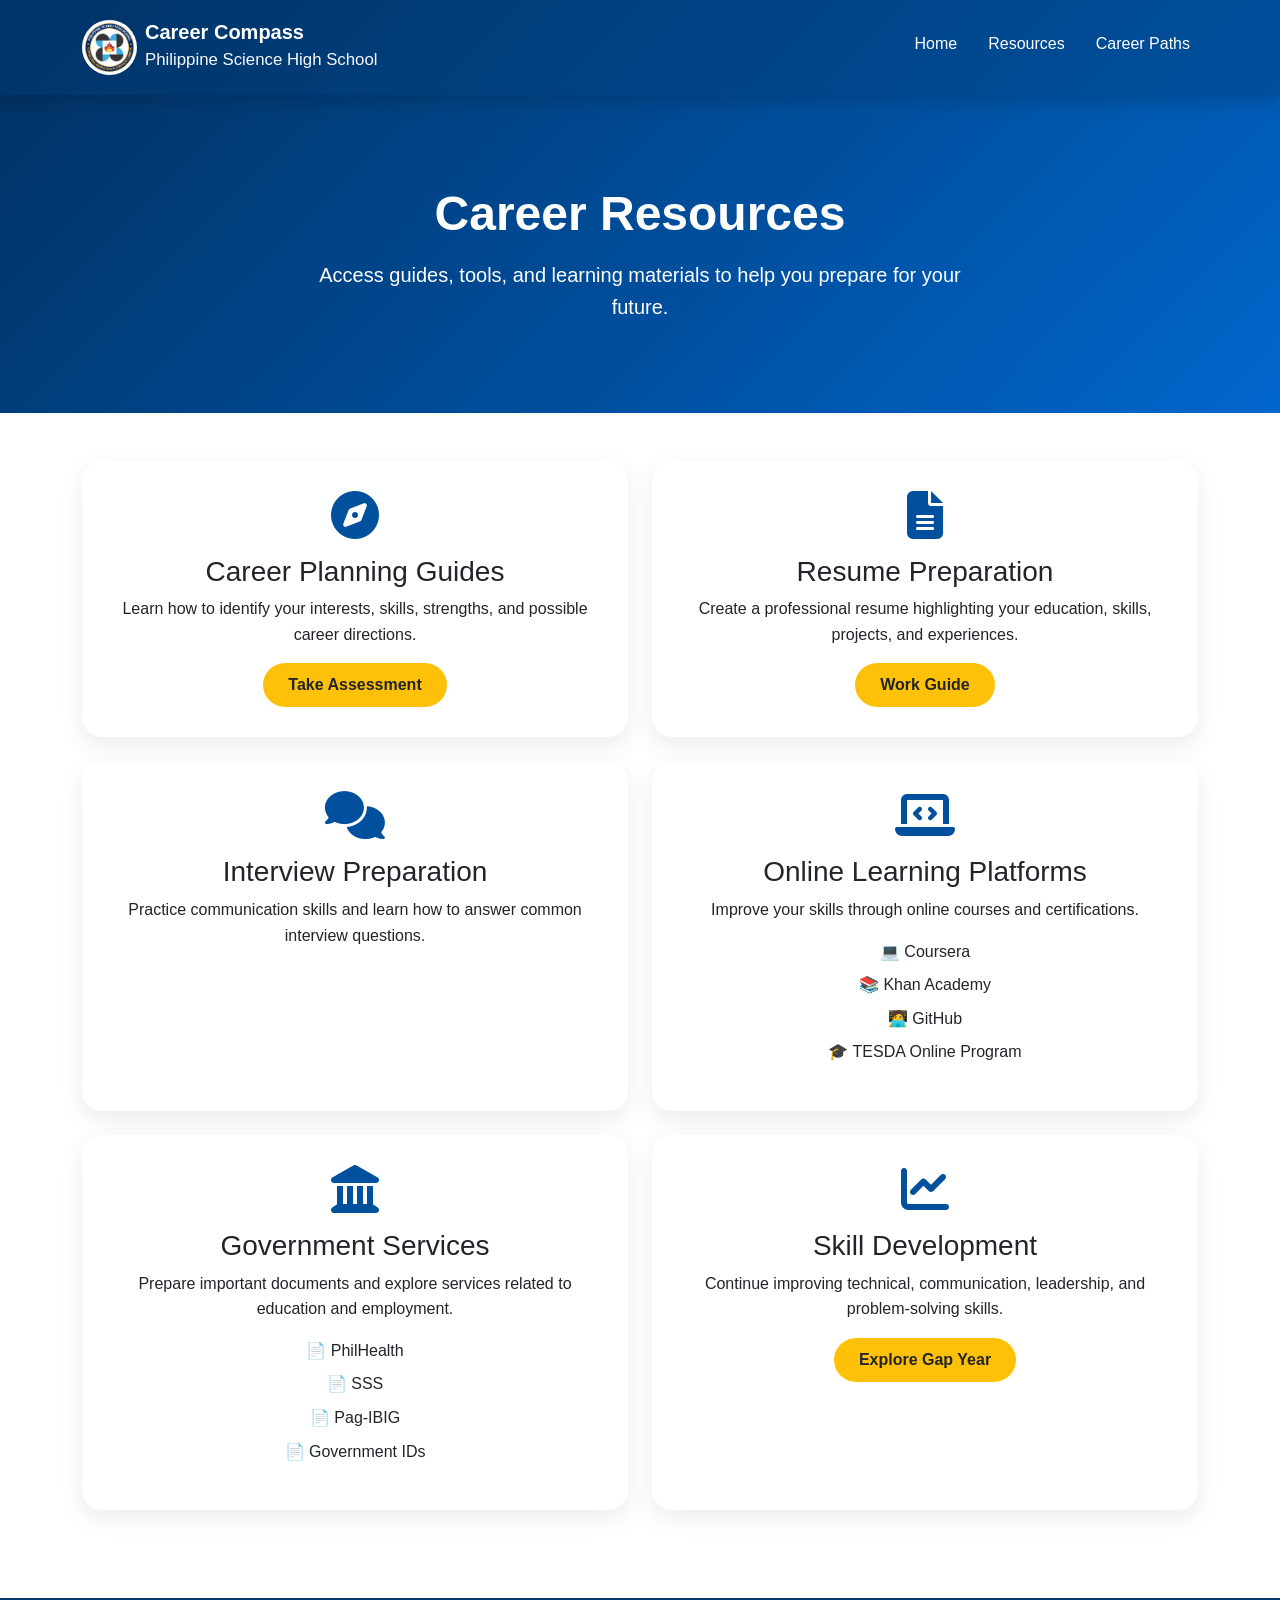
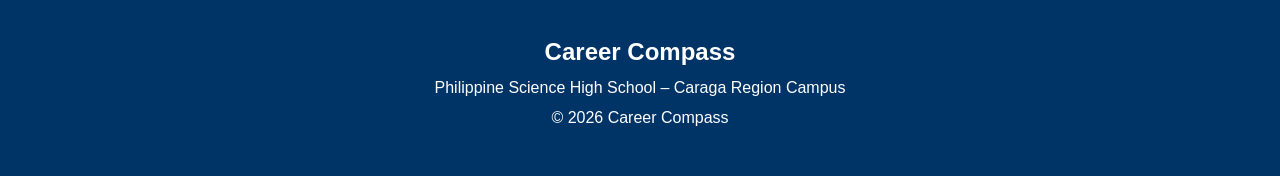
<file: resources.html>
<!DOCTYPE html>
<html lang="en">

<head>

<meta charset="UTF-8">
<meta name="viewport" content="width=device-width, initial-scale=1.0">

<title>Resources | Career Compass</title>

<link href="https://cdn.jsdelivr.net/npm/bootstrap@5.3.3/dist/css/bootstrap.min.css" rel="stylesheet">

<link rel="stylesheet"
href="https://cdnjs.cloudflare.com/ajax/libs/font-awesome/6.5.2/css/all.min.css">

<link rel="stylesheet" href="style.css">

</head>


<body>


<!-- NAVBAR -->

<nav class="navbar navbar-expand-lg navbar-dark shadow">

<div class="container">


<a class="navbar-brand d-flex align-items-center" href="index.html">

<img src="images/pisaylogo.jpg"
class="logo"
alt="Pisay Logo">


<div class="ms-2">

<h5 class="mb-0 text-white fw-bold">
Career Compass
</h5>

<small class="text-light">
Philippine Science High School
</small>

</div>

</a>



<button class="navbar-toggler"
data-bs-toggle="collapse"
data-bs-target="#menu">

<span class="navbar-toggler-icon"></span>

</button>



<div class="collapse navbar-collapse" id="menu">


<ul class="navbar-nav ms-auto">


<li class="nav-item">

<a class="nav-link" href="index.html">
Home
</a>

</li>


<li class="nav-item">

<a class="nav-link active" href="resources.html">
Resources
</a>

</li>


<li class="nav-item">

<a class="nav-link" href="career-paths.html">
Career Paths
</a>

</li>


</ul>


</div>


</div>

</nav>








<!-- HERO -->


<section class="hero">


<div class="container text-center">


<h1>
Career Resources
</h1>


<p class="lead mt-3">

Access guides, tools, and learning materials to help you prepare for your future.

</p>


</div>


</section>








<!-- RESOURCES -->


<section class="py-5">


<div class="container">


<div class="row g-4">






<!-- CAREER GUIDE -->


<div class="col-md-6">


<div class="card career-card h-100">


<div class="card-body text-center">


<i class="fa-solid fa-compass fa-3x icon mb-3"></i>


<h3>
Career Planning Guides
</h3>


<p>

Learn how to identify your interests, skills, strengths, and possible career directions.

</p>


<a href="assessment.html"
class="btn btn-warning">

Take Assessment

</a>


</div>


</div>


</div>









<!-- RESUME -->


<div class="col-md-6">


<div class="card career-card h-100">


<div class="card-body text-center">


<i class="fa-solid fa-file-lines fa-3x icon mb-3"></i>


<h3>
Resume Preparation
</h3>


<p>

Create a professional resume highlighting your education, skills, projects, and experiences.

</p>


<a href="work.html"
class="btn btn-warning">

Work Guide

</a>


</div>


</div>


</div>









<!-- INTERVIEW -->


<div class="col-md-6">


<div class="card career-card h-100">


<div class="card-body text-center">


<i class="fa-solid fa-comments fa-3x icon mb-3"></i>


<h3>
Interview Preparation
</h3>


<p>

Practice communication skills and learn how to answer common interview questions.

</p>


</div>


</div>


</div>









<!-- ONLINE LEARNING -->


<div class="col-md-6">


<div class="card career-card h-100">


<div class="card-body text-center">


<i class="fa-solid fa-laptop-code fa-3x icon mb-3"></i>


<h3>
Online Learning Platforms
</h3>


<p>

Improve your skills through online courses and certifications.

</p>


<ul class="list-unstyled">

<li>💻 Coursera</li>

<li>📚 Khan Academy</li>

<li>🧑‍💻 GitHub</li>

<li>🎓 TESDA Online Program</li>

</ul>


</div>


</div>


</div>









<!-- GOVERNMENT -->


<div class="col-md-6">


<div class="card career-card h-100">


<div class="card-body text-center">


<i class="fa-solid fa-landmark fa-3x icon mb-3"></i>


<h3>
Government Services
</h3>


<p>

Prepare important documents and explore services related to education and employment.

</p>


<ul class="list-unstyled">

<li>📄 PhilHealth</li>

<li>📄 SSS</li>

<li>📄 Pag-IBIG</li>

<li>📄 Government IDs</li>

</ul>


</div>


</div>


</div>








<!-- SKILLS -->


<div class="col-md-6">


<div class="card career-card h-100">


<div class="card-body text-center">


<i class="fa-solid fa-chart-line fa-3x icon mb-3"></i>


<h3>
Skill Development
</h3>


<p>

Continue improving technical, communication, leadership, and problem-solving skills.

</p>


<a href="gap-year.html"
class="btn btn-warning">

Explore Gap Year

</a>


</div>


</div>


</div>








</div>


</div>


</section>








<footer>


<div class="container text-center">


<h4>
Career Compass
</h4>


<p>
Philippine Science High School – Caraga Region Campus
</p>


<p>
© 2026 Career Compass
</p>


</div>


</footer>






<script src="https://cdn.jsdelivr.net/npm/bootstrap@5.3.3/dist/js/bootstrap.bundle.min.js"></script>


<script src="script.js"></script>


</body>

</html>
</file>
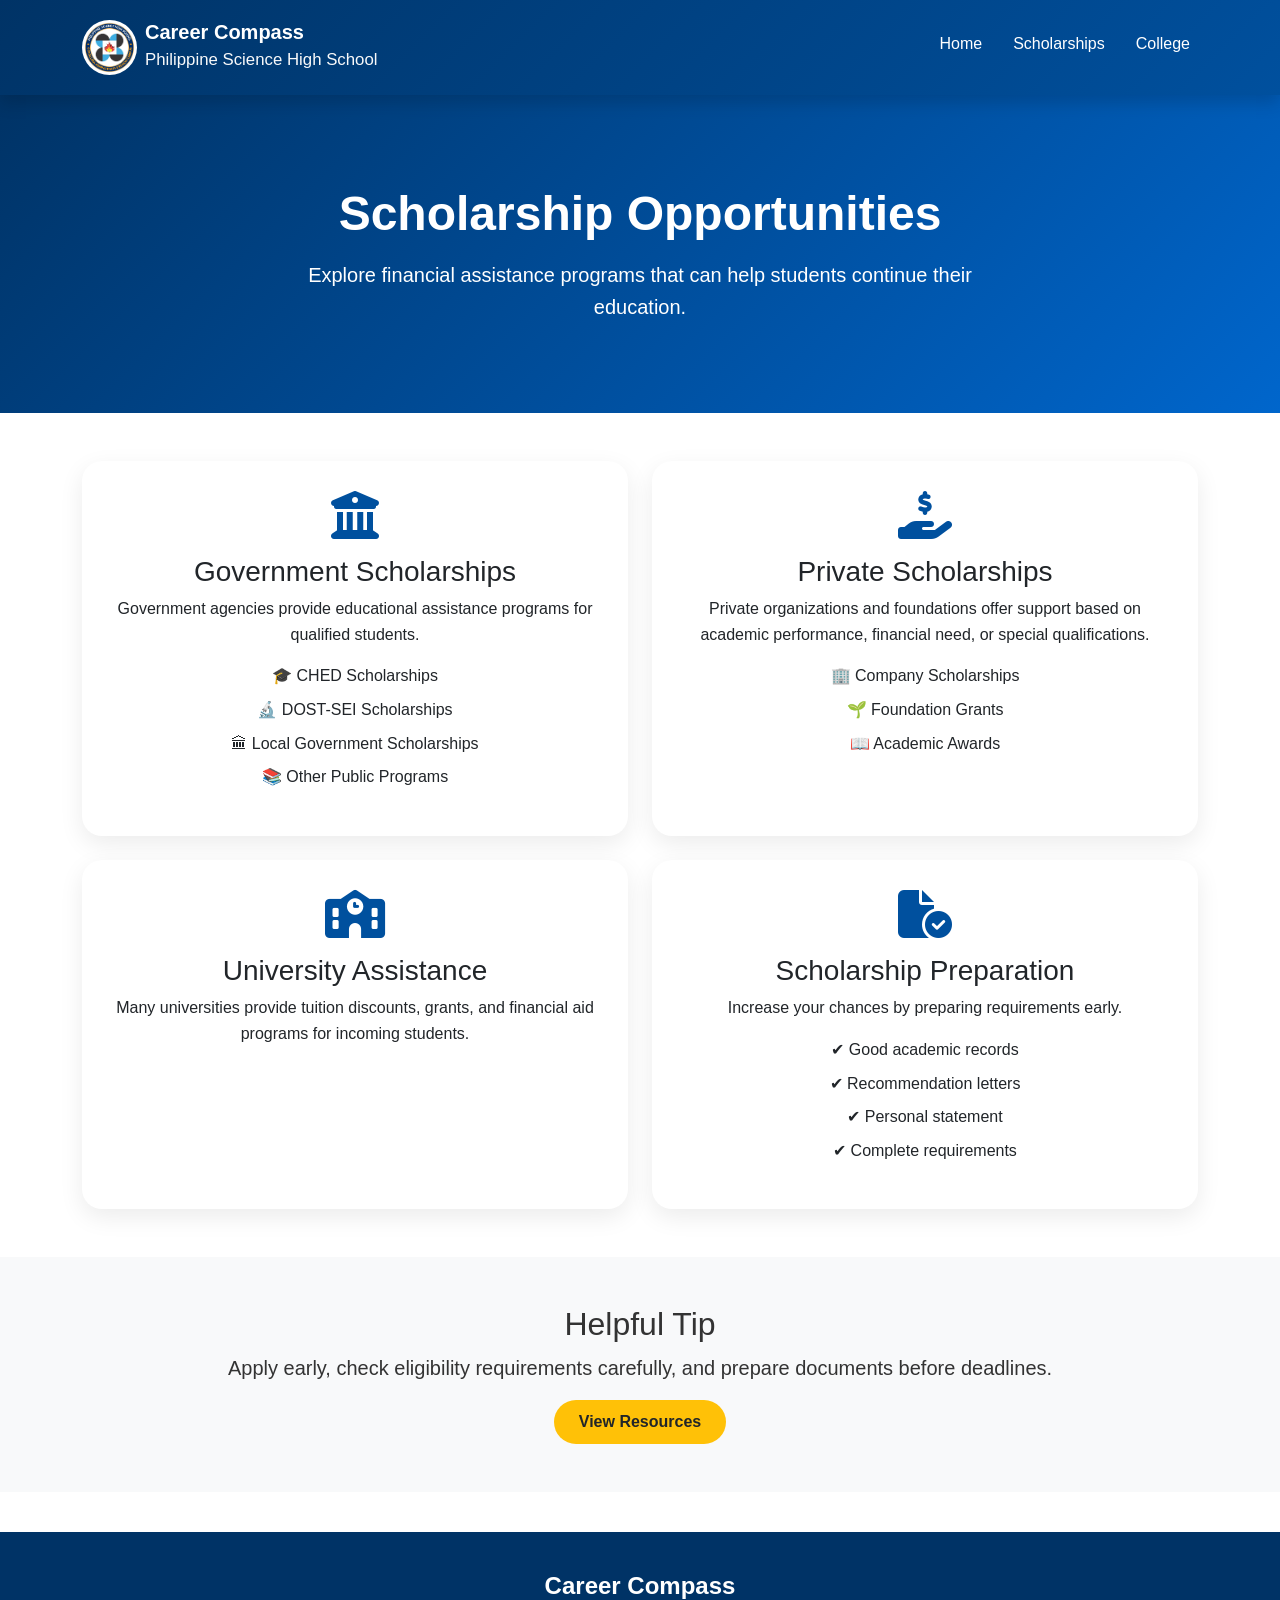
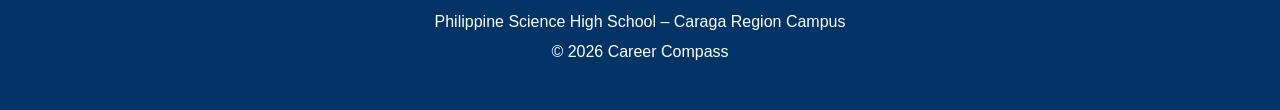
<file: scholarships.html>
<!DOCTYPE html>
<html lang="en">

<head>

<meta charset="UTF-8">
<meta name="viewport" content="width=device-width, initial-scale=1.0">

<title>Scholarships | Career Compass</title>

<link href="https://cdn.jsdelivr.net/npm/bootstrap@5.3.3/dist/css/bootstrap.min.css" rel="stylesheet">

<link rel="stylesheet"
href="https://cdnjs.cloudflare.com/ajax/libs/font-awesome/6.5.2/css/all.min.css">

<link rel="stylesheet" href="style.css">

</head>


<body>


<!-- NAVBAR -->

<nav class="navbar navbar-expand-lg navbar-dark shadow">

<div class="container">


<a class="navbar-brand d-flex align-items-center" href="index.html">

<img src="images/pisaylogo.jpg"
class="logo"
alt="Pisay Logo">


<div class="ms-2">

<h5 class="mb-0 text-white fw-bold">
Career Compass
</h5>

<small class="text-light">
Philippine Science High School
</small>

</div>

</a>



<button class="navbar-toggler"
data-bs-toggle="collapse"
data-bs-target="#menu">

<span class="navbar-toggler-icon"></span>

</button>



<div class="collapse navbar-collapse" id="menu">


<ul class="navbar-nav ms-auto">


<li class="nav-item">
<a class="nav-link" href="index.html">
Home
</a>
</li>


<li class="nav-item">
<a class="nav-link active" href="scholarships.html">
Scholarships
</a>
</li>


<li class="nav-item">
<a class="nav-link" href="college.html">
College
</a>
</li>


</ul>


</div>


</div>

</nav>







<!-- HERO -->


<section class="hero">


<div class="container text-center">


<h1>
Scholarship Opportunities
</h1>


<p class="lead mt-3">

Explore financial assistance programs that can help students continue their education.

</p>


</div>


</section>









<section class="py-5">


<div class="container">


<div class="row g-4">







<!-- GOVERNMENT -->


<div class="col-md-6">


<div class="card career-card h-100">


<div class="card-body text-center">


<i class="fa-solid fa-building-columns fa-3x icon mb-3"></i>


<h3>
Government Scholarships
</h3>


<p>

Government agencies provide educational assistance programs for qualified students.

</p>


<ul class="list-unstyled">

<li>🎓 CHED Scholarships</li>

<li>🔬 DOST-SEI Scholarships</li>

<li>🏛 Local Government Scholarships</li>

<li>📚 Other Public Programs</li>

</ul>


</div>


</div>


</div>







<!-- PRIVATE -->


<div class="col-md-6">


<div class="card career-card h-100">


<div class="card-body text-center">


<i class="fa-solid fa-hand-holding-dollar fa-3x icon mb-3"></i>


<h3>
Private Scholarships
</h3>


<p>

Private organizations and foundations offer support based on academic performance, financial need, or special qualifications.

</p>


<ul class="list-unstyled">

<li>🏢 Company Scholarships</li>

<li>🌱 Foundation Grants</li>

<li>📖 Academic Awards</li>

</ul>


</div>


</div>


</div>







<!-- SCHOOL -->


<div class="col-md-6">


<div class="card career-card h-100">


<div class="card-body text-center">


<i class="fa-solid fa-school fa-3x icon mb-3"></i>


<h3>
University Assistance
</h3>


<p>

Many universities provide tuition discounts, grants, and financial aid programs for incoming students.

</p>


</div>


</div>


</div>







<!-- PREPARATION -->


<div class="col-md-6">


<div class="card career-card h-100">


<div class="card-body text-center">


<i class="fa-solid fa-file-circle-check fa-3x icon mb-3"></i>


<h3>
Scholarship Preparation
</h3>


<p>

Increase your chances by preparing requirements early.

</p>


<ul class="list-unstyled">

<li>✔ Good academic records</li>

<li>✔ Recommendation letters</li>

<li>✔ Personal statement</li>

<li>✔ Complete requirements</li>

</ul>


</div>


</div>


</div>






</div>


</div>


</section>








<section class="py-5 bg-light">


<div class="container text-center">


<h2>
Helpful Tip
</h2>


<p class="lead">

Apply early, check eligibility requirements carefully, and prepare documents before deadlines.

</p>


<a href="resources.html"
class="btn btn-warning">

View Resources

</a>


</div>


</section>








<footer>


<div class="container text-center">


<h4>
Career Compass
</h4>


<p>
Philippine Science High School – Caraga Region Campus
</p>


<p>
© 2026 Career Compass
</p>


</div>


</footer>






<script src="https://cdn.jsdelivr.net/npm/bootstrap@5.3.3/dist/js/bootstrap.bundle.min.js"></script>

<script src="script.js"></script>


</body>

</html>
</file>
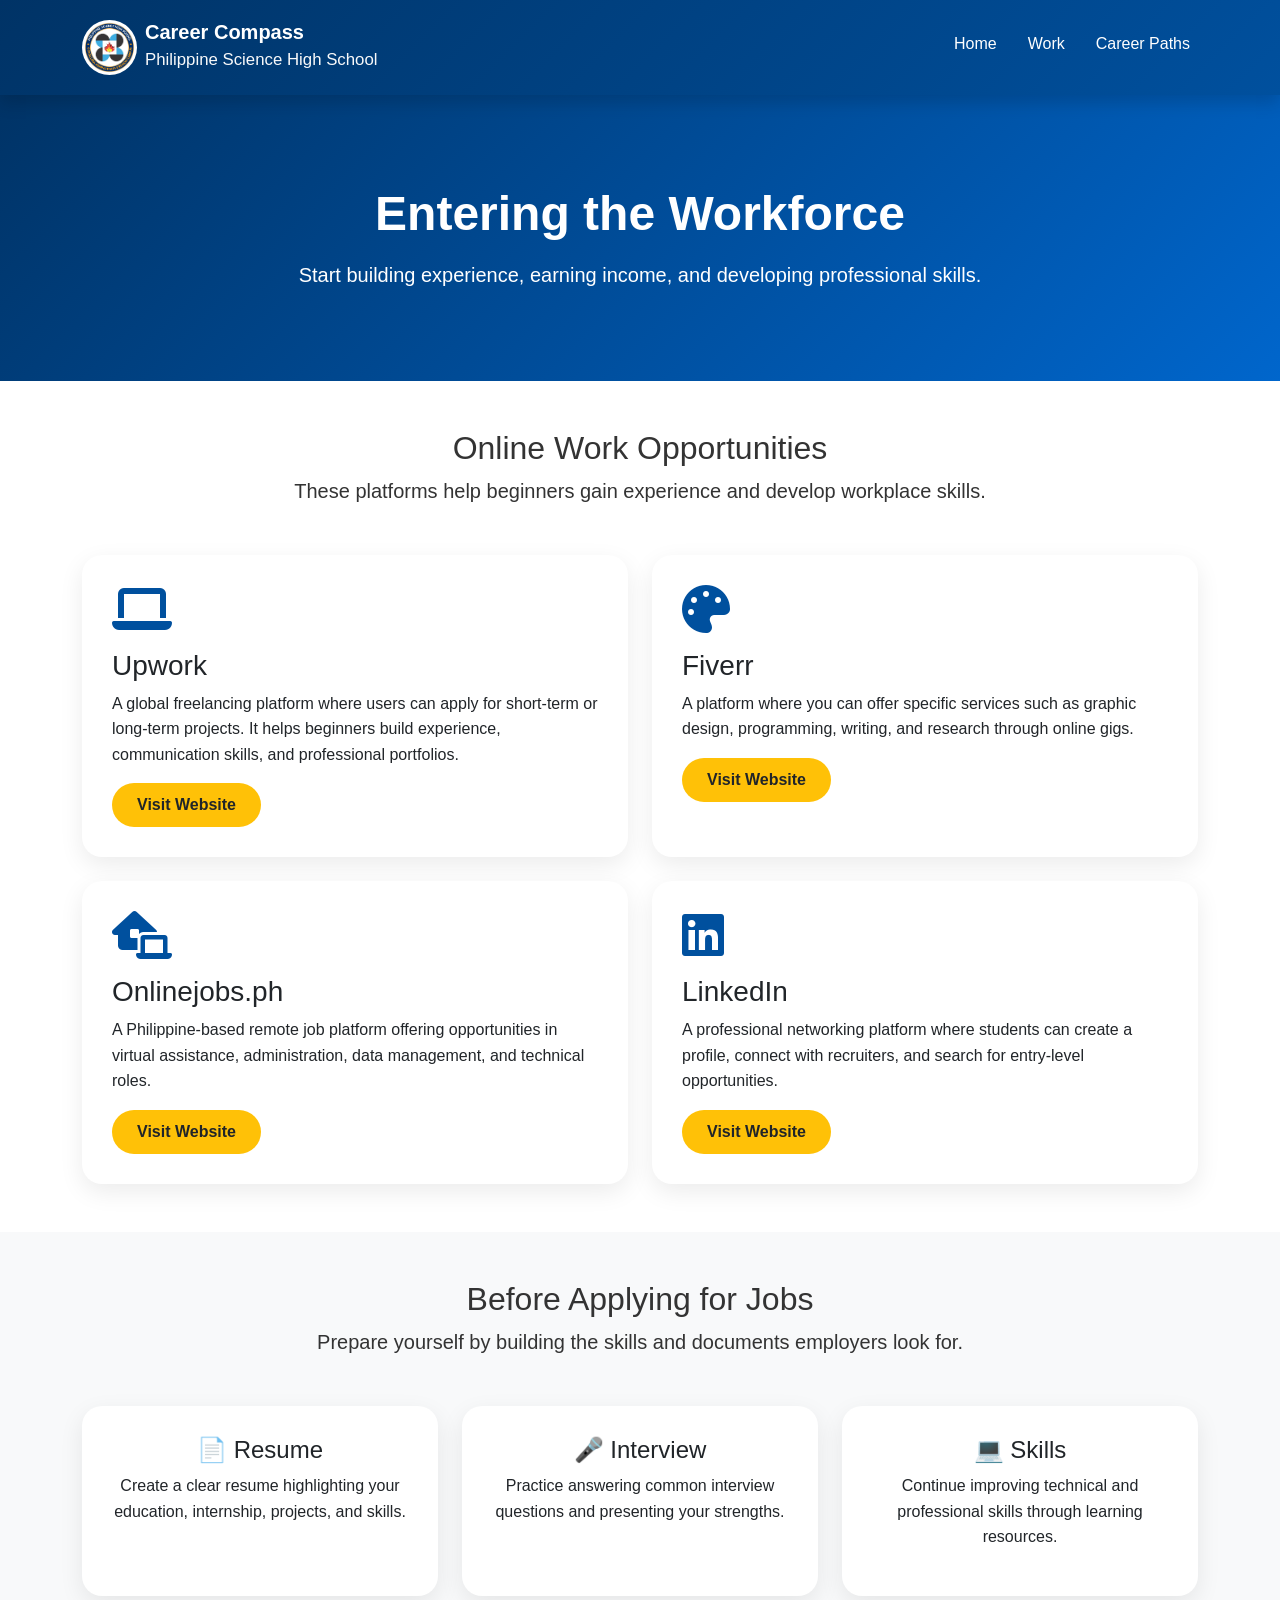
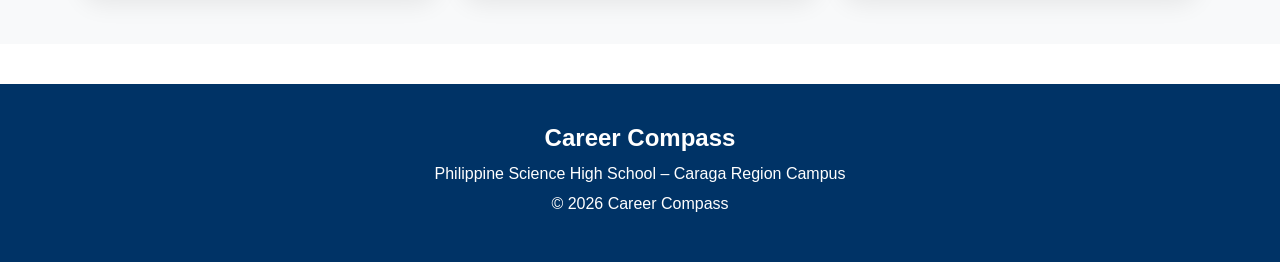
<file: work.html>
<!DOCTYPE html>
<html lang="en">

<head>

<meta charset="UTF-8">
<meta name="viewport" content="width=device-width, initial-scale=1.0">

<title>Work Path | Career Compass</title>

<link href="https://cdn.jsdelivr.net/npm/bootstrap@5.3.3/dist/css/bootstrap.min.css" rel="stylesheet">

<link rel="stylesheet"
href="https://cdnjs.cloudflare.com/ajax/libs/font-awesome/6.5.2/css/all.min.css">

<link rel="stylesheet" href="style.css">

</head>


<body>


<!-- NAVBAR -->

<nav class="navbar navbar-expand-lg navbar-dark shadow">

<div class="container">

<a class="navbar-brand d-flex align-items-center" href="index.html">

<img src="images/pisaylogo.jpg"
class="logo"
alt="Pisay Logo">

<div class="ms-2">

<h5 class="mb-0 text-white fw-bold">
Career Compass
</h5>

<small class="text-light">
Philippine Science High School
</small>

</div>

</a>


<button class="navbar-toggler"
data-bs-toggle="collapse"
data-bs-target="#menu">

<span class="navbar-toggler-icon"></span>

</button>


<div class="collapse navbar-collapse" id="menu">

<ul class="navbar-nav ms-auto">

<li class="nav-item">
<a class="nav-link" href="index.html">
Home
</a>
</li>

<li class="nav-item">
<a class="nav-link active" href="work.html">
Work
</a>
</li>

<li class="nav-item">
<a class="nav-link" href="career-paths.html">
Career Paths
</a>
</li>

</ul>

</div>


</div>

</nav>








<!-- HERO -->


<section class="hero">

<div class="container text-center">


<h1>
Entering the Workforce
</h1>


<p class="lead mt-3">

Start building experience, earning income, and developing professional skills.

</p>


</div>

</section>








<!-- WORK PLATFORMS -->


<section class="py-5">


<div class="container">


<div class="text-center mb-5">


<h2>
Online Work Opportunities
</h2>


<p class="lead">

These platforms help beginners gain experience and develop workplace skills.

</p>


</div>





<div class="row g-4">





<!-- UPWORK -->

<div class="col-md-6">


<div class="card career-card h-100">


<div class="card-body">


<i class="fa-solid fa-laptop fa-3x icon mb-3"></i>


<h3>
Upwork
</h3>


<p>

A global freelancing platform where users can apply for short-term or long-term projects. It helps beginners build experience, communication skills, and professional portfolios.

</p>


<a href="https://www.upwork.com"
target="_blank"
class="btn btn-warning">

Visit Website

</a>


</div>


</div>


</div>







<!-- FIVERR -->


<div class="col-md-6">


<div class="card career-card h-100">


<div class="card-body">


<i class="fa-solid fa-palette fa-3x icon mb-3"></i>


<h3>
Fiverr
</h3>


<p>

A platform where you can offer specific services such as graphic design, programming, writing, and research through online gigs.

</p>


<a href="https://www.fiverr.com"
target="_blank"
class="btn btn-warning">

Visit Website

</a>


</div>


</div>


</div>







<!-- ONLINEJOBS -->


<div class="col-md-6">


<div class="card career-card h-100">


<div class="card-body">


<i class="fa-solid fa-house-laptop fa-3x icon mb-3"></i>


<h3>
Onlinejobs.ph
</h3>


<p>

A Philippine-based remote job platform offering opportunities in virtual assistance, administration, data management, and technical roles.

</p>


<a href="https://www.onlinejobs.ph"
target="_blank"
class="btn btn-warning">

Visit Website

</a>


</div>


</div>


</div>







<!-- LINKEDIN -->


<div class="col-md-6">


<div class="card career-card h-100">


<div class="card-body">


<i class="fa-brands fa-linkedin fa-3x icon mb-3"></i>


<h3>
LinkedIn
</h3>


<p>

A professional networking platform where students can create a profile, connect with recruiters, and search for entry-level opportunities.

</p>


<a href="https://www.linkedin.com"
target="_blank"
class="btn btn-warning">

Visit Website

</a>


</div>


</div>


</div>






</div>


</div>


</section>









<!-- PREPARATION -->


<section class="py-5 bg-light">


<div class="container">


<div class="text-center">


<h2>
Before Applying for Jobs
</h2>


<p class="lead">

Prepare yourself by building the skills and documents employers look for.

</p>


<div class="row g-4 mt-4">


<div class="col-md-4">


<div class="card career-card h-100">

<div class="card-body">


<h4>
📄 Resume
</h4>

<p>
Create a clear resume highlighting your education, internship, projects, and skills.
</p>


</div>

</div>


</div>





<div class="col-md-4">


<div class="card career-card h-100">

<div class="card-body">


<h4>
🎤 Interview
</h4>

<p>
Practice answering common interview questions and presenting your strengths.
</p>


</div>

</div>


</div>





<div class="col-md-4">


<div class="card career-card h-100">

<div class="card-body">


<h4>
💻 Skills
</h4>

<p>
Continue improving technical and professional skills through learning resources.
</p>


</div>

</div>


</div>


</div>


</div>


</div>


</section>








<footer>

<div class="container text-center">


<h4>
Career Compass
</h4>


<p>
Philippine Science High School – Caraga Region Campus
</p>


<p>
© 2026 Career Compass
</p>


</div>

</footer>







<script src="https://cdn.jsdelivr.net/npm/bootstrap@5.3.3/dist/js/bootstrap.bundle.min.js"></script>

<script src="script.js"></script>


</body>

</html>
</file>
<file: style.css>
*{

    box-sizing:border-box;
    
    }
    
    
    body{
    
    font-family:'Segoe UI', Arial, sans-serif;
    
    background:#ffffff;
    
    color:#333;
    
    line-height:1.6;
    
    }
    
    
    
    /* ================= NAVBAR ================= */
    
    
    .navbar{
    
    background:linear-gradient(
    135deg,
    #003366,
    #00509e
    );
    
    padding:15px 0;
    
    }
    
    
    
    .logo{
    
    width:55px;
    
    height:55px;
    
    object-fit:cover;
    
    border-radius:50%;
    
    }
    
    
    
    .navbar-brand{
    
    font-size:1.2rem;
    
    }
    
    
    
    .nav-link{
    
    color:white !important;
    
    margin-left:15px;
    
    font-weight:500;
    
    }
    
    
    
    .nav-link:hover{
    
    color:#ffc107 !important;
    
    }
    
    
    
    
    
    
    
    /* ================= HERO ================= */
    
    
    .hero{
    
    background:linear-gradient(
    135deg,
    #003366,
    #0066cc
    );
    
    color:white;
    
    padding:90px 0;
    
    }
    
    
    
    .hero h1{
    
    font-size:3rem;
    
    font-weight:700;
    
    }
    
    
    
    .hero p{
    
    max-width:700px;
    
    margin:auto;
    
    }
    
    
    
    
    
    
    /* ================= TITLES ================= */
    
    
    .section-title{
    
    font-weight:700;
    
    color:#003366;
    
    }
    
    
    
    
    
    /* ================= CARDS ================= */
    
    
    .career-card{
    
    border:none;
    
    border-radius:20px;
    
    box-shadow:0 8px 25px rgba(0,0,0,0.08);
    
    transition:0.3s ease;
    
    overflow:hidden;
    
    }
    
    
    
    .career-card:hover{
    
    transform:translateY(-10px);
    
    box-shadow:0 15px 35px rgba(0,0,0,0.15);
    
    }
    
    
    
    
    
    .card-body{
    
    padding:30px;
    
    }
    
    
    
    
    
    .icon{
    
    color:#00509e;
    
    }
    
    
    
    
    
    /* ================= BUTTONS ================= */
    
    
    .btn-warning{
    
    background:#ffc107;
    
    border:none;
    
    color:#212529;
    
    font-weight:600;
    
    padding:10px 25px;
    
    border-radius:30px;
    
    }
    
    
    
    .btn-warning:hover{
    
    background:#e0a800;
    
    }
    
    
    
    
    
    
    
    /* ================= ASSESSMENT ================= */
    
    
    .answer{
    
    padding:15px;
    
    font-size:1.1rem;
    
    border-radius:15px;
    
    }
    
    
    
    .answer:hover{
    
    background:#00509e;
    
    color:white;
    
    }
    
    
    
    
    
    
    
    .progress{
    
    height:25px;
    
    border-radius:20px;
    
    }
    
    
    
    .progress-bar{
    
    font-weight:bold;
    
    }
    
    
    
    
    
    
    
    /* ================= FOOTER ================= */
    
    
    footer{
    
    background:#003366;
    
    color:white;
    
    padding:40px 0;
    
    margin-top:40px;
    
    }
    
    
    
    footer h4{
    
    font-weight:700;
    
    }
    
    
    
    
    
    footer p{
    
    margin-bottom:5px;
    
    }
    
    
    
    
    
    
    
    
    /* ================= LIST STYLE ================= */
    
    
    ul li{
    
    margin-bottom:8px;
    
    }
    
    
    
    
    
    
    
    
    /* ================= CARD ANIMATION ================= */
    
    
    .career-card{
    
    opacity:0;
    
    transform:translateY(30px);
    
    }
    
    
    
    .career-card.show{
    
    opacity:1;
    
    transform:translateY(0);
    
    transition:0.6s ease;
    
    }
    
    
    
    
    
    
    
    
    /* ================= MOBILE ================= */
    
    
    @media(max-width:768px){
    
    
    
    .hero{
    
    padding:60px 0;
    
    }
    
    
    
    .hero h1{
    
    font-size:2rem;
    
    }
    
    
    
    .navbar-nav{
    
    text-align:center;
    
    }
    
    
    
    .nav-link{
    
    margin-left:0;
    
    padding:10px;
    
    }
    
    
    
    .career-card{
    
    margin-bottom:20px;
    
    }
    
    
    
    }

.members-card {
    opacity: 1 !important;
    transform: none !important;
}
</file>
